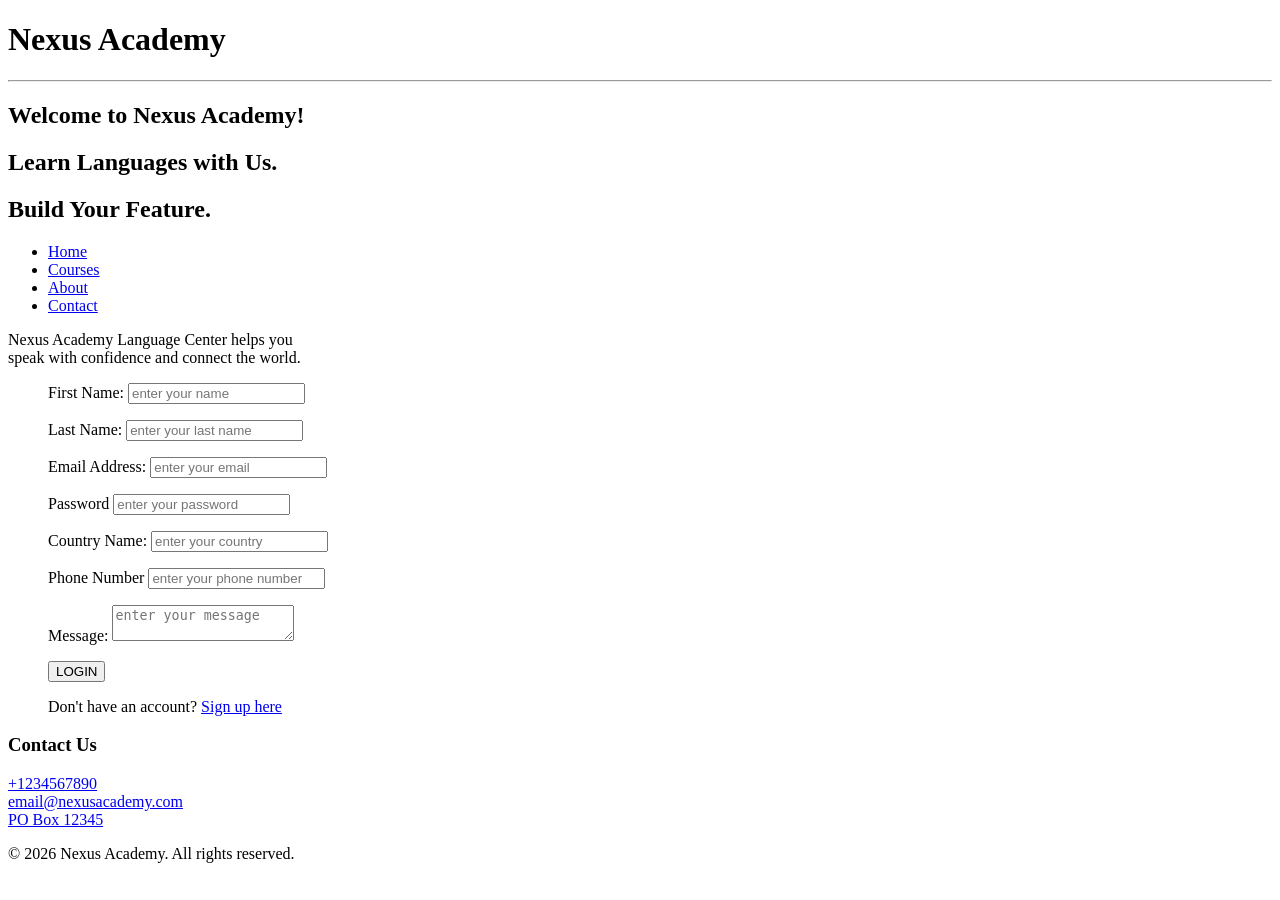
<file: The Odin Project/index.html>
<!doctype html>
<html lang="en">
  <head>
    <meta charset="UTF-8" />
    <meta name="viewport" content="width=device-width, initial-scale=1.0" />
    <title>Nexus Academy</title>
  </head>

  <body>
    <div class="container">
      <header>
        
          <h1>Nexus Academy</h1>
          <hr class ="short-line"/>
        
         
        
        <nav>
          <main>
            <h1>Welcome to Nexus Academy!</h1>
            <b>
              <h2>Learn Languages with Us.</h2>
            </b>
            <b>
              <h2>Build Your Feature.</h2>
            </b>
          </main>
          <ul>
            <li><a href="www.nexusacademy.com">Home</a></li>
            <li><a href="www.nexusacademy.com/courses">Courses</a></li>
            <li><a href="www.nexusacademy.com/about">About</a></li>
            <li><a href="www.nexusacademy.com/contact">Contact</a></li>
          </ul>
        </nav>
      </header>
    </div>
    <div>
        Nexus Academy Language Center helps you<br> speak with confidence and connect the world.</p>
    </div>
    <div>
      
        <form>
               <ul>
            <label for="first-name">First Name:</label>
            <input type="text" id="first-name" name="first-name" placeholder="enter your name" required>
            </ul>
            <ul>
            <label for="last-name">Last Name:</label>
            <input type="text" id="last-name" name="last-name" placeholder="enter your last name" required>
            </ul>
            <ul>
            <label for="email">Email Address:</label>
            <input type="email" id="email" name="email" placeholder="enter your email" required>
            </ul>
            <ul>
              <label for="password">Password</label>
              <input type="password" id="password" name="password" placeholder="enter your password" required>
            </ul>
            <ul>
            <label for="country">Country Name:</label>
             <input type="text" id="country" name="country" oninput="this.value = this.value.replace(/[^A-Za-z ]/g, '')" placeholder="enter your country" required>
            </ul>
            <ul>
            <label for="phone number">Phone Number</label>
            <input type="number" id="phone number" name="phone number" placeholder="enter your phone number" required>
            </ul>
            <ul>
        
            <label for="message">Message:</label>
            <textarea id="message" name="message" placeholder="enter your message"></textarea>
            </ul>
            <ul>
            <button type="submit">LOGIN</button>
            </ul>
            <ul>
                <p>Don't have an account?  <a href="www.nexusacademy.com/register">Sign up here</a></p>
            </ul>

        </form>
        
    </div>
    <footer>
        <h3>Contact Us</h3>
    
        <a href="www.nexusacademy.com/contact">+1234567890</a><br>
        <a href="www.nexusacademy.com/email">email@nexusacademy.com</a><br>
        <a href="www.nexusacademy.com/PO.Box">PO Box 12345</a>
      <p>&copy; 2026 Nexus Academy. All rights reserved.</p>
    </footer>
  </body>
</html>
</file>
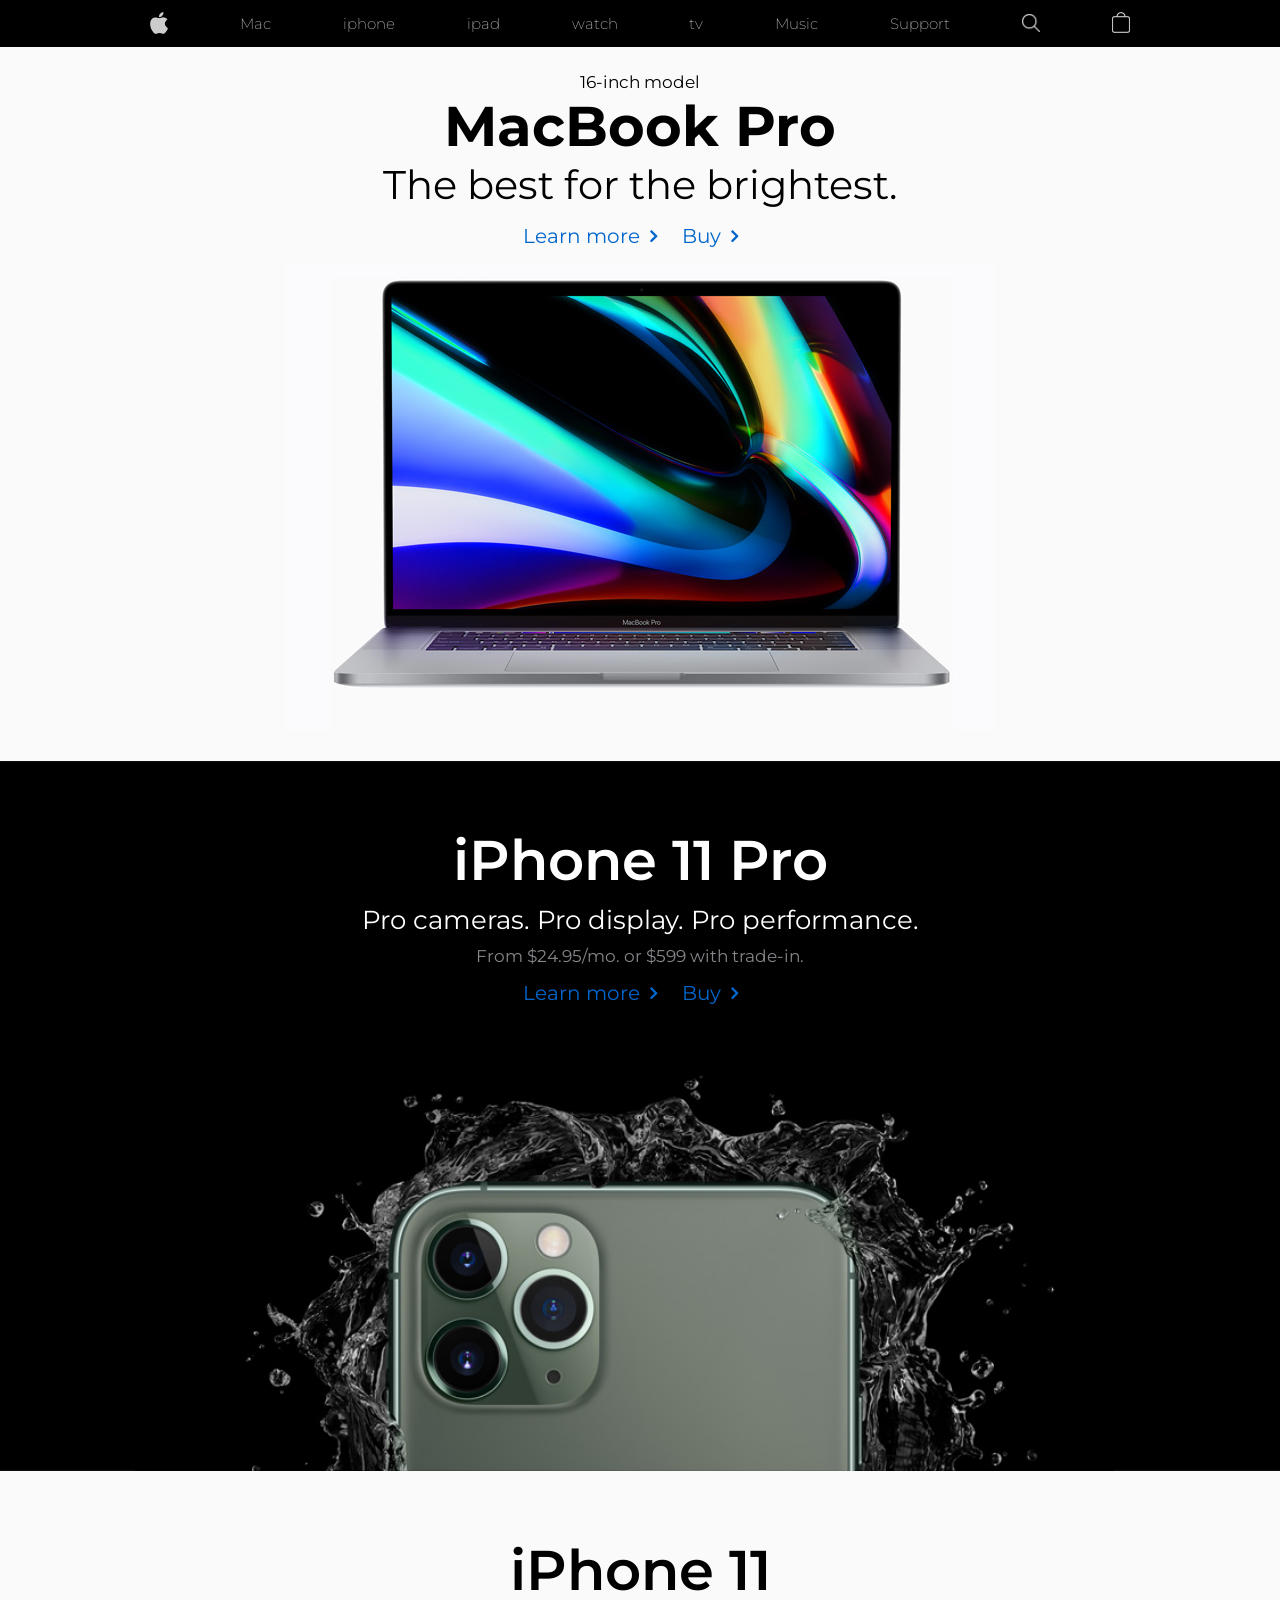
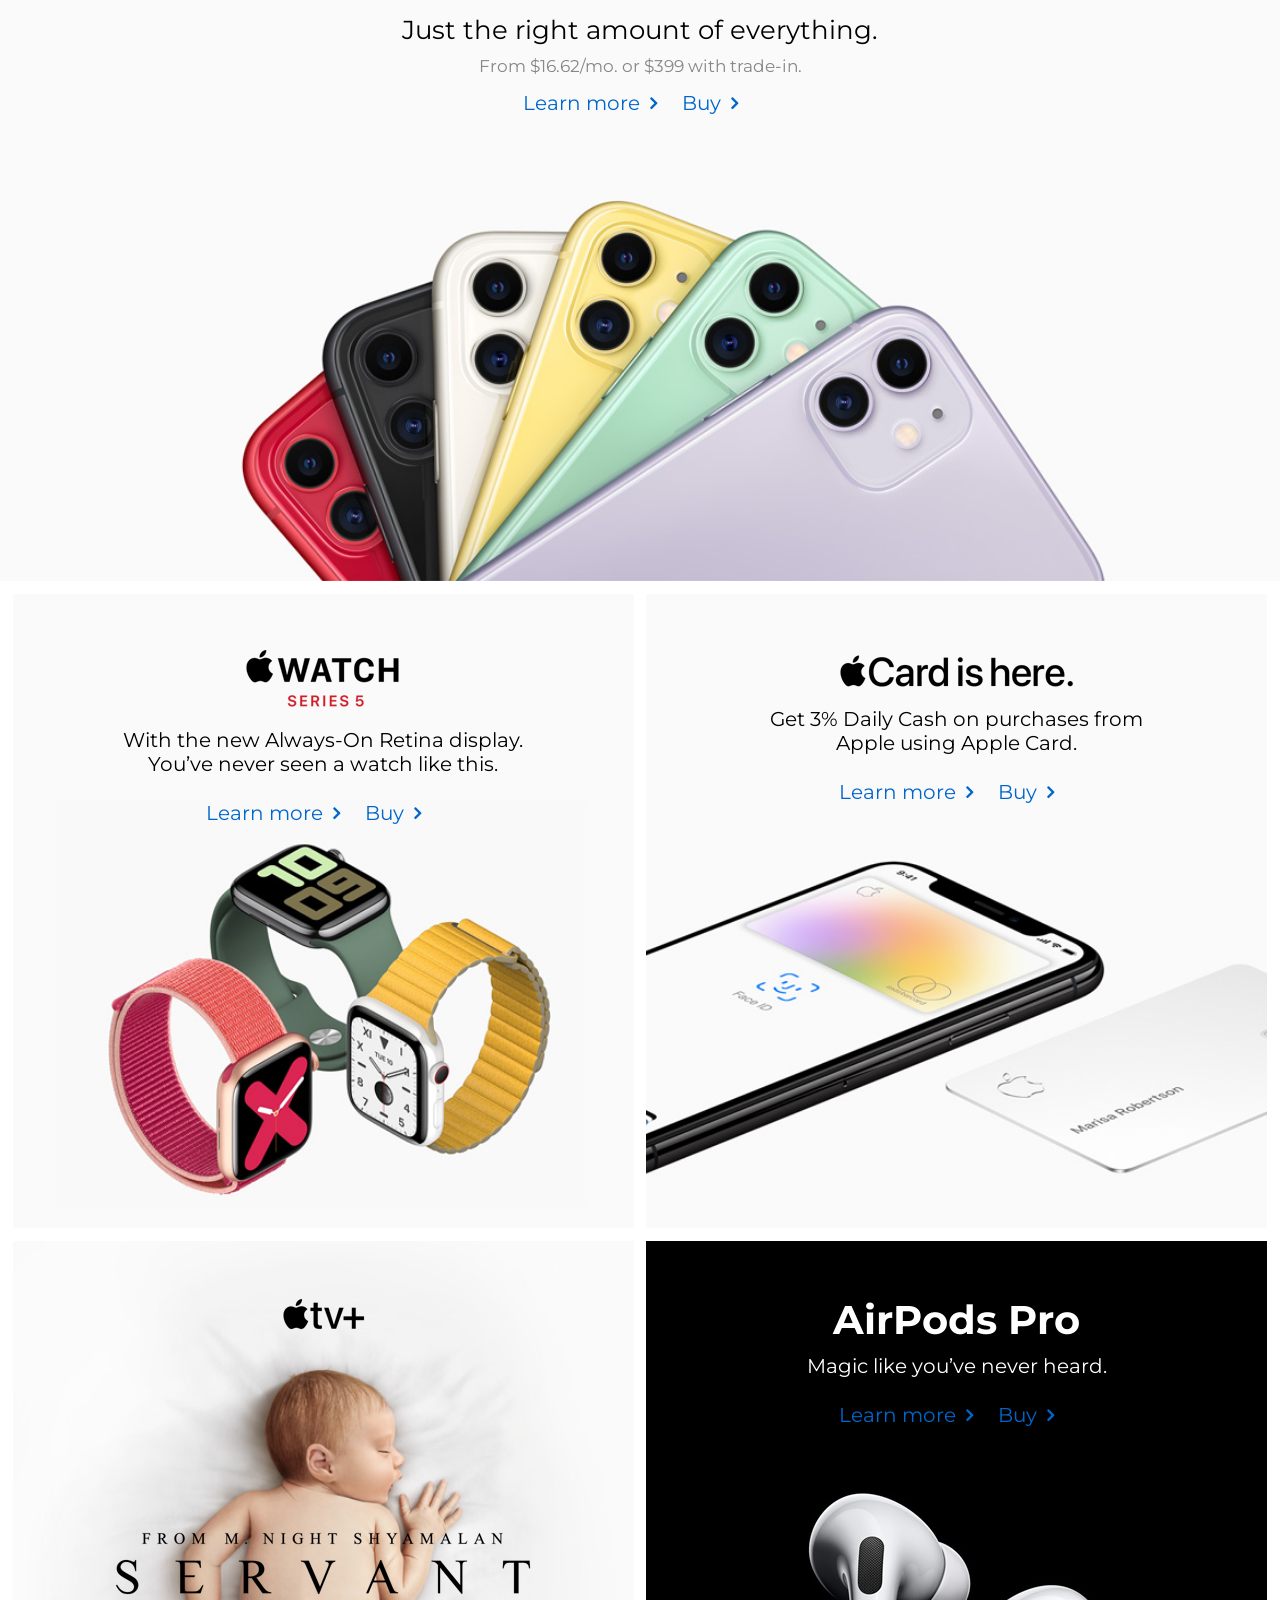
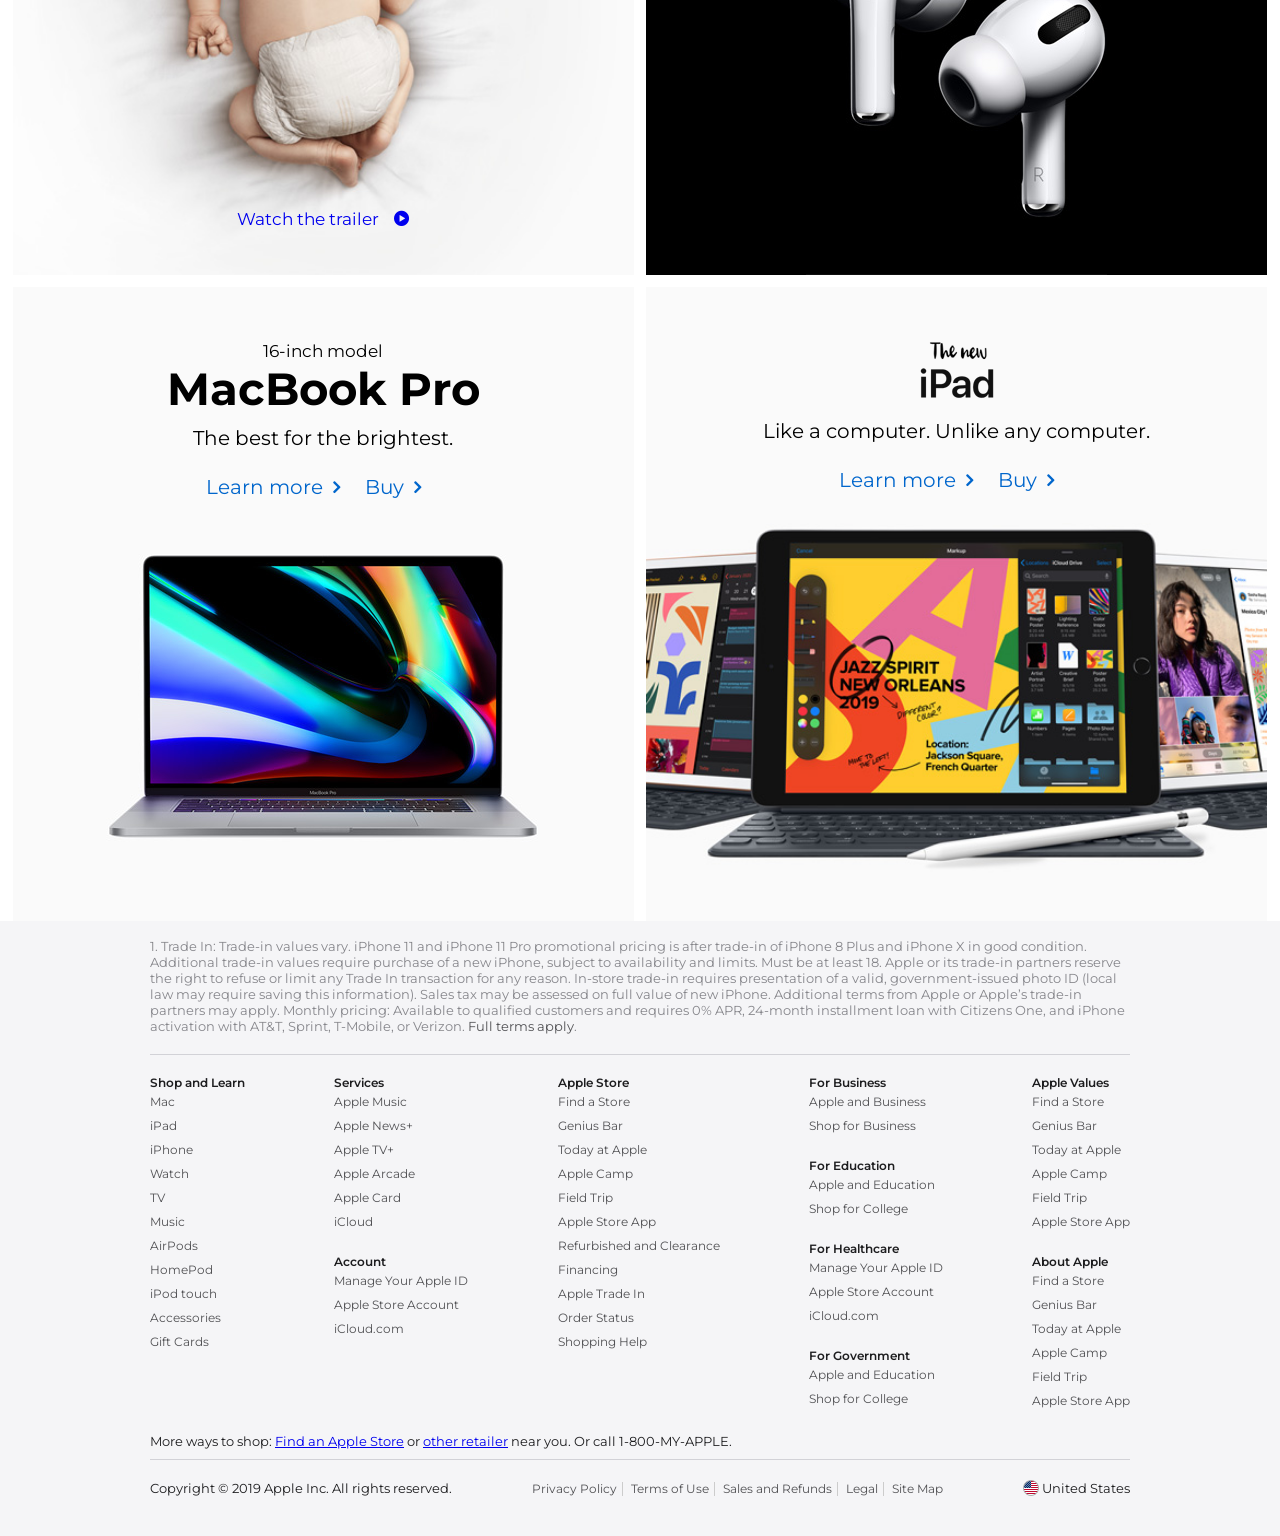
<file: Apple web project/resources/download-replica-of-apples-home-page-built-using-html-css-content-1735311154056/apple-html-css-replica/index.html>
<!DOCTYPE html>
<html>
<head>
	<title>Apple Website</title>
	<link rel="stylesheet" type="text/css" href="css/styles.css">

	<!-- Link to the Font-Awesome Font -->
	<!-- This font gives us the option to use emojies, symbols, common logos and icons as a font -->
	<link rel="stylesheet" href="https://maxcdn.bootstrapcdn.com/font-awesome/4.6.2/css/font-awesome.min.css">

	<!-- Link to Montserrat font on Google Fonts-->
	<link href="https://fonts.googleapis.com/css?family=Montserrat:200,200i,300,300i,400,600,600i,700,700i,800,800i,900,900i&display=swap" rel="stylesheet">

</head>
<body>
	<div class="outer-wrapper"> 
		<header class="header-wrapper">
			<div class="internal-wrapper"> 
				<div class="header-links-wrapper">
					<ul>
						<li class="logo-link"><a href="/"><img src="images/icons/logo.png"></a></li>
						<li><a href="/mac/">Mac</a></li>
						<li><a href="#">iphone</a></li>
						<li><a href="#">ipad</a></li>
						<li><a href="#">watch</a></li>
						<li><a href="#">tv</a></li>
						<li><a href="#">Music</a></li>
						<li><a href="#">Support</a></li>
						<li class="search-link"><a href="/search/"><img src="images/icons/search-icon.png"></a></li>
						<li class="cart-link"><a  href="/cart/"><img src="images/icons/cart.png"></a></li>
					</ul>					
				</div>
			</div>
		</header>

		<section class="main-highlight-wrapper">
			<div class="internal-wrapper"> 
				<div class="model">
					16-inch model
				</div>

				<div class="product-title">
					MacBook Pro
				</div>

				<div class="brief-description">
					The best for the brightest.
				</div>

				<div class="links-wrapper">
					<ul>
						<li><a href="">Learn more</a></li>
						<li><a href="">Buy</a></li>
					</ul> 
				</div>

				<div class="main-image-wrapper">
					<img src="images/home/mac-laptop.jpg"/>
				</div>

			</div>
		</section> 

		<section class="second-hightlight-wrapper">
			<div class="internal-wrapper">
				<div class="title-wraper">
					iPhone 11 Pro 
				</div> 

				<div class="description-wrapper">
					Pro cameras. Pro display. Pro performance.
				</div>

				<div class="price-wrapper">
					From $24.95/mo. or $599 with trade‑in.
				</div>

				<div class="links-wrapper">
					<ul>
						<li><a href="">Learn more</a></li>
						<li><a href="">Buy</a></li>
					</ul> 
				</div>
			</div>
		</section>

		<section class="third-highlight-wrapper">
			<div class="internal-wrapper">
				<div class="title-wraper">
					iPhone 11 
				</div> 
				<div class="description-wrapper">
					Just the right amount of everything.
				</div>
				<div class="price-wrapper">
					From $16.62/mo. or $399 with trade‑in.
				</div>
				<div class="links-wrapper">
					<ul>
						<li><a href="">Learn more</a></li>
						<li><a href="">Buy</a></li>
					</ul> 
				</div>
			</div>
		</section>




		
		<section class="fourth-heghlight-wrapper">
			<div class="left-side-wrapper">
				<div class="top-logo-wrapper">
					<div class="logo-wrapper">
						<img src="images/icons/watch-series5-logo.png">
					</div>
				</div>
				<div class="description-wraper">
					With the new Always-On Retina display.<br>
					You’ve never seen a watch like this.
				</div>
				<div class="links-wrapper">
					<ul>
						<li><a href="">Learn more</a></li>
						<li><a href="">Buy</a></li>
					</ul> 
				</div>
			</div>
			<div class="right-side-wrapper">
				<div class="top-logo-wrapper">
					<div class="logo-wrapper">
						<img src="images/icons/apple-card-logo.png">
					</div>
				</div>
				<div class="description-wraper">
					Get 3% Daily Cash on purchases from Apple using Apple Card.
				</div>
				<div class="links-wrapper">
					<ul>
						<li><a href="">Learn more</a></li>
						<li><a href="">Buy</a></li>
					</ul> 
				</div>
			</div>	
		</section>
		<section class="fifth-heghlight-wrapper"> 
			<div class="left-side-wrapper">
				<div class="top-logo-wrapper">
					<div class="logo-wrapper">
						<img src="images/icons/apple-tv-logo.png">
					</div>
				</div>

				<div class="tvshow-logo-wraper">
					<img src="images/icons/servant-logo.png">
				</div>

				<div class="watch-more-wrapper">
					<a href="#">Watch the trailer</a>
				</div>
			</div>
			<div class="right-side-wrapper">
				<div class="top-logo-wrapper">
					<div class="logo-wrapper">
						AirPods Pro
					</div>
				</div>

				<div class="description-wraper">
					Magic like you’ve never heard.
				</div>

				<div class="links-wrapper">
					<ul>
						<li><a href="">Learn more</a></li>
						<li><a href="">Buy</a></li>
					</ul> 
				</div>
			</div>	
		</section>
		<section class="sixth-heghlight-wrapper"> 
			<div class="left-side-wrapper">
				<div class="model">
					16-inch model
				</div>

				<div class="product-title-small">
					MacBook Pro
				</div>

				<div class="description-wraper">
					The best for the brightest.
				</div>

				<div class="links-wrapper">
					<ul>
						<li><a href="">Learn more</a></li>
						<li><a href="">Buy</a></li>
					</ul> 
				</div>
			</div>
			<div class="right-side-wrapper">
				<div class="top-logo-wrapper">
					<div class="logo-wrapper">
						<img src="images/icons/new-ipad-logo.png">
					</div>
				</div>

				<div class="description-wraper">
					Like a computer. Unlike any computer.
				</div>

				<div class="links-wrapper">
					<ul>
						<li><a href="">Learn more</a></li>
						<li><a href="">Buy</a></li>
					</ul> 
				</div>
			</div>	
		</section>





		<footer class="footer-wrapper">
			<div class="internal-wrapper"> 
				<div class="upper-text-container">
					1. Trade In: Trade‑in values vary. iPhone 11 and iPhone 11 Pro promotional pricing is after trade‑in of iPhone 8 Plus and iPhone X in good condition. Additional trade‑in values require purchase of a new iPhone, subject to availability and limits. Must be at least 18. Apple or its trade-in partners reserve the right to refuse or limit any Trade In transaction for any reason. In‑store trade‑in requires presentation of a valid, government-issued photo ID (local law may require saving this information). Sales tax may be assessed on full value of new iPhone. Additional terms from Apple or Apple’s trade-in partners may apply. Monthly pricing: Available to qualified customers and requires 0% APR, 24‑month installment loan with Citizens One, and iPhone activation with AT&T, Sprint, T‑Mobile, or Verizon. <a href="#"> Full terms apply</a>.
				</div>
				<div class="footer-links-wrapper"> 
					<div class="links-wrapper-1">
						<h3>Shop and Learn</h3>
						<ul>
							<li><a href="#">Mac</a></li>
							<li><a href="#">iPad</a></li>
							<li><a href="#">iPhone</a></li>
							<li><a href="#">Watch</a></li>
							<li><a href="#">TV</a></li>
							<li><a href="#">Music</a></li>
							<li><a href="#">AirPods</a></li>
							<li><a href="#">HomePod</a></li>
							<li><a href="#">iPod touch</a></li>
							<li><a href="#">Accessories</a></li>
							<li><a href="#">Gift Cards</a></li>
						</ul>
					</div> 
					<div class="links-wrapper-2">
						<h3>Services</h3>
						<ul>
							<li><a href="#">Apple Music</a></li>
							<li><a href="#">Apple News+</a></li>
							<li><a href="#">Apple TV+</a></li>
							<li><a href="#">Apple Arcade</a></li>
							<li><a href="#">Apple Card</a></li>
							<li><a href="#">iCloud</a></li>
						</ul>
						<h3>Account</h3>
						<ul>
							<li><a href="#">Manage Your Apple ID</a></li>
							<li><a href="#">Apple Store Account</a></li>
							<li><a href="#">iCloud.com</a></li>
						</ul>					
					</div> 
					<div class="links-wrapper-3">
						<h3>Apple Store</h3>
						<ul>
							<li><a href="#">Find a Store</a></li>
							<li><a href="#">Genius Bar</a></li>
							<li><a href="#">Today at Apple</a></li>
							<li><a href="#">Apple Camp</a></li>
							<li><a href="#">Field Trip</a></li>
							<li><a href="#">Apple Store App</a></li>
							<li><a href="#">Refurbished and Clearance</a></li>
							<li><a href="#">Financing</a></li>
							<li><a href="#">Apple Trade In</a></li>
							<li><a href="#">Order Status</a></li>
							<li><a href="#">Shopping Help</a></li>
						</ul>
					</div> 
					<div class="links-wrapper-4">
						<h3>For Business</h3>
						<ul>
							<li><a href="#">Apple and Business</a></li>
							<li><a href="#">Shop for Business</a></li>
						</ul>		
						<h3>For Education</h3>
						<ul>
							<li><a href="#">Apple and Education</a></li>
							<li><a href="#">Shop for College</a></li>
						</ul>
						<h3>For Healthcare</h3>
						<ul>
							<li><a href="#">Manage Your Apple ID</a></li>
							<li><a href="#">Apple Store Account</a></li>
							<li><a href="#">iCloud.com</a></li>
						</ul>	
						<h3>For Government</h3>
						<ul>
							<li><a href="#">Apple and Education</a></li>
							<li><a href="#">Shop for College</a></li>
						</ul>
					</div> 

					<div class="links-wrapper-5">
						<h3>Apple Values</h3>
						<ul>
							<li><a href="#">Find a Store</a></li>
							<li><a href="#">Genius Bar</a></li>
							<li><a href="#">Today at Apple</a></li>
							<li><a href="#">Apple Camp</a></li>
							<li><a href="#">Field Trip</a></li>
							<li><a href="#">Apple Store App</a></li>
						</ul>
						<h3>About Apple</h3>
						<ul>
							<li><a href="#">Find a Store</a></li>
							<li><a href="#">Genius Bar</a></li>
							<li><a href="#">Today at Apple</a></li>
							<li><a href="#">Apple Camp</a></li>
							<li><a href="#">Field Trip</a></li>
							<li><a href="#">Apple Store App</a></li>
						</ul>						
					</div> 
				</div>
				<div class="my-apple-wrapper"> 
					More ways to shop: <a href="#">Find an Apple Store</a> or <a href="#">other retailer</a> near you. Or call 1-800-MY-APPLE.
				</div>
				<div class="copyright-wrapper">
					<div class="copyright">
						Copyright © 2019 Apple Inc. All rights reserved.
					</div>
					<div class="footer-links-terms">
						<ul>
							<li><a href="#">Privacy Policy</a></li>
							<li><a href="#">Terms of Use</a></li>
							<li><a href="#">Sales and Refunds</a></li>
							<li><a href="#">Legal</a></li>
							<li><a href="#">Site Map</a></li>
						</ul>
					</div>
					<div class="footer-country">
						<div class="flag-wrapper"><img src="images/icons/16.png"></div> <div class="footer-country-name">United States</div> 
					</div>
				</div>
			</div>
		</footer> 
	</div>


</body>
</html>
</file>
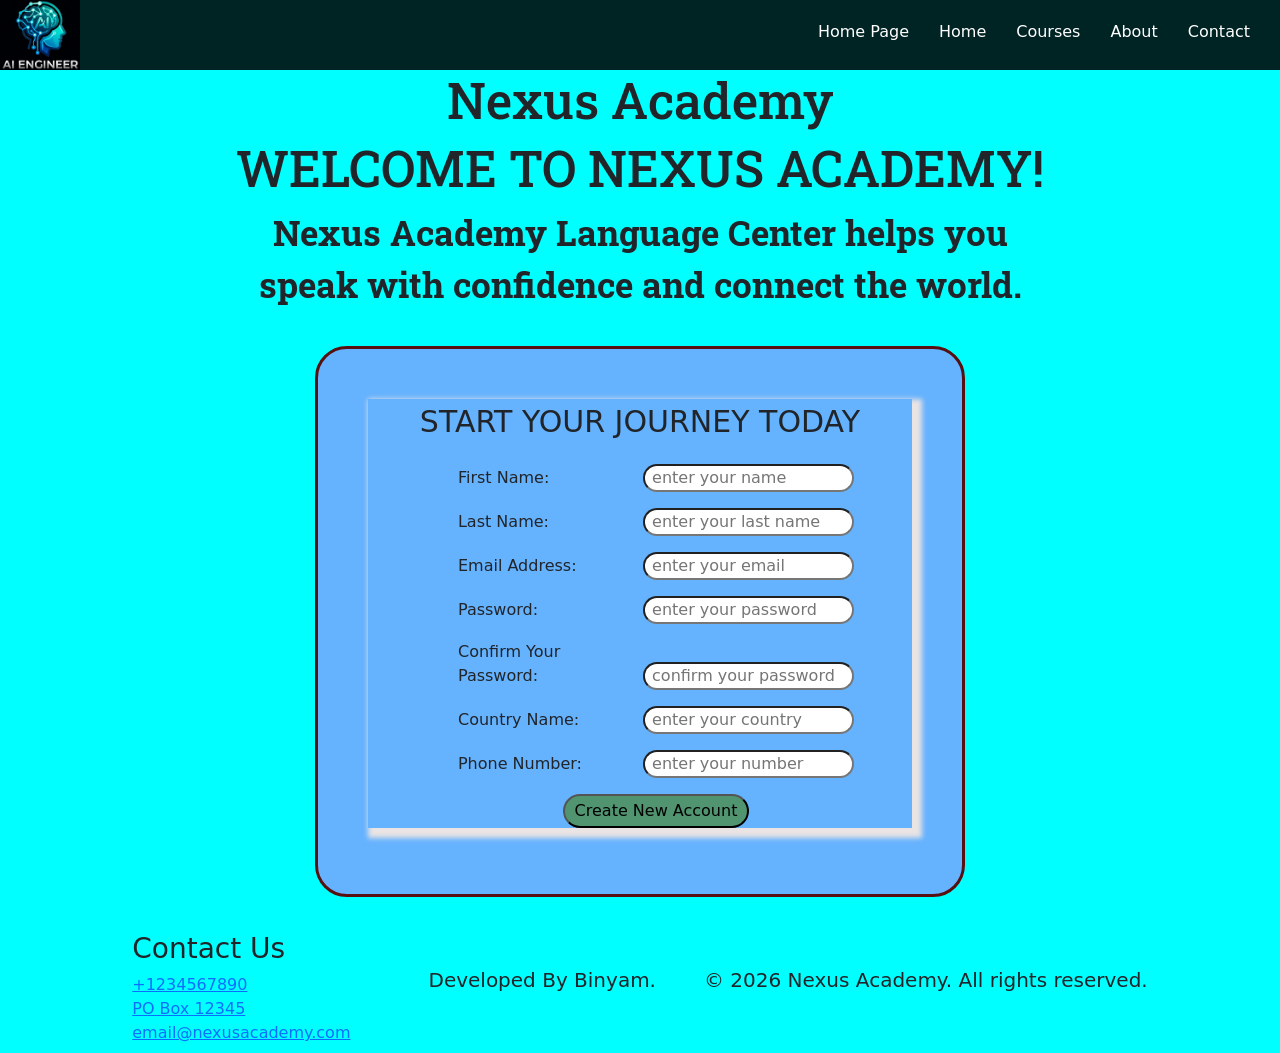
<file: index-nexus.html>
<!doctype html>
<html lang="en">

<head>
  <meta charset="UTF-8">
  <meta name="viewport" content="width=device-width, initial-scale=1.0">
  <link rel="preconnect" href="https://fonts.googleapis.com">
  <link rel="preconnect" href="https://fonts.gstatic.com" crossorigin>
  <link href="https://fonts.googleapis.com/css2?family=Roboto+Slab:wght@100..900&display=swap" rel="stylesheet">
  <link rel="stylesheet" href="./Bootstrap file/bootstrap.css">
  <link rel="stylesheet" href="./Recipes project/Recipe CSS/nexus.css">
  <title>Nexus Academy</title>
</head>

<body>
  <!-- header and navigation -->
  <header class="header-wrapper">
    <nav>
      <div>
        <img src="./Recipes project/Recipe CSS/logo image/LOGO.png" alt="my logo" width="80px">
      </div>
      <ul class="nav-list">
        <li><a class="contact" href="./Recipes project/Recipe CSS/nex-log.html">Home Page</a></li>
        <li><a class="courses" href="www.nexusacademy.com/Home">Home</a></li>
        <li><a class="courses" href="www.nexusacademy.com/courses">Courses</a></li>
        <li><a class="about" href="www.nexusacademy.com/about">About</a></li>
        <li><a class="contact" href="www.nexusacademy.com/contact">Contact</a></li>
      </ul>
      <div class="menu-icon" onclick="toggleMenu()" id="menu">&#9776</div>
    </nav>

  </header>
  <!-- Sign-up description -->
  <main class=" container text-center">
    <section class="description">

      <section class="">
        <h1>Nexus Academy</h1>
        <h1>WELCOME TO NEXUS ACADEMY!</h1>
      </section>

      <div class="paragraph11">
        <strong>
          Nexus Academy Language Center helps you<br> speak with confidence and connect the world.</p>
        </strong>
      </div>
    </section>
    <!-- here is the sign-up form -->

    <section class="form-container">
      <form class="general-wrapper">
        <div class="start">
          <p>START YOUR JOURNEY TODAY</p>
        </div>
        <section>
          <div class="">
            <ul>
              <label for="first-name">First Name:</label>
              <input type="text" id="first-name" name="first-name" placeholder="enter your name" required>
            </ul>
            <ul>
              <label id="ln" for="last-name">Last Name:</label>
              <input type="text" id="last-name" name="last-name" placeholder="enter your last name" required>
            </ul>
          </div>
        </section>
        <section class="">
          <div>
            <ul>
              <label for="email">Email Address:</label>
              <input type="email" id="email-address" name="email" placeholder="enter your email" required>
            </ul>
            <ul>
              <label for="password">Password:</label>
              <input type="password" id="password" name="password" placeholder="enter your password" required>
            </ul>
            <ul>
              <label for="password">Confirm Your Password:</label>
              <input type="password" id="confirm-password" name="confirm-password" placeholder="confirm your password"
                required>
            </ul>
            <div class="">
              <ul>
                <label for="country">Country Name:</label>
                <input type="text" id="country" name="country"
                  oninput="this.value = this.value.replace(/[^A-Za-z ]/g, '')" placeholder="enter your country"
                  required>
              </ul>
              <ul>
                <label for="phone number">Phone Number:</label>
                <input type="number" id="phone-number" name="phone number" placeholder="enter your number"
                  required>
              </ul>
            </div>
            <ul>
              <button id="btn" type="submit">Create New Account</button>
            </ul>
          </div>
        </section>
      </form>

    </section>
  </main>

  <footer class="container text-center my-2">
    <div class="footer d-flex justify-content-center align-items-center gap-md-5 ">
      <nav>

        <div class="footer-links">
          <h3>Contact Us</h3>
          <a href="www.nexusacademy.com/contact">+1234567890</a><br>
          <a href="www.nexusacademy.com/PO.Box">PO Box 12345</a> <br>
          <a href="www.nexusacademy.com/email">email@nexusacademy.com</a>
        </div>
      </nav>
      <p class="fs-5">Developed By Binyam.</p>
      <p class="fs-5">&copy; 2026 Nexus Academy. All rights reserved.</p>
    </div>
  </footer>
  <!-- little javascript for the responsive side bar menu -->
  <!-- <script src="./Recipes project/Recipe CSS/nexus-script.js"></script> -->


</body>

</html>
</file>
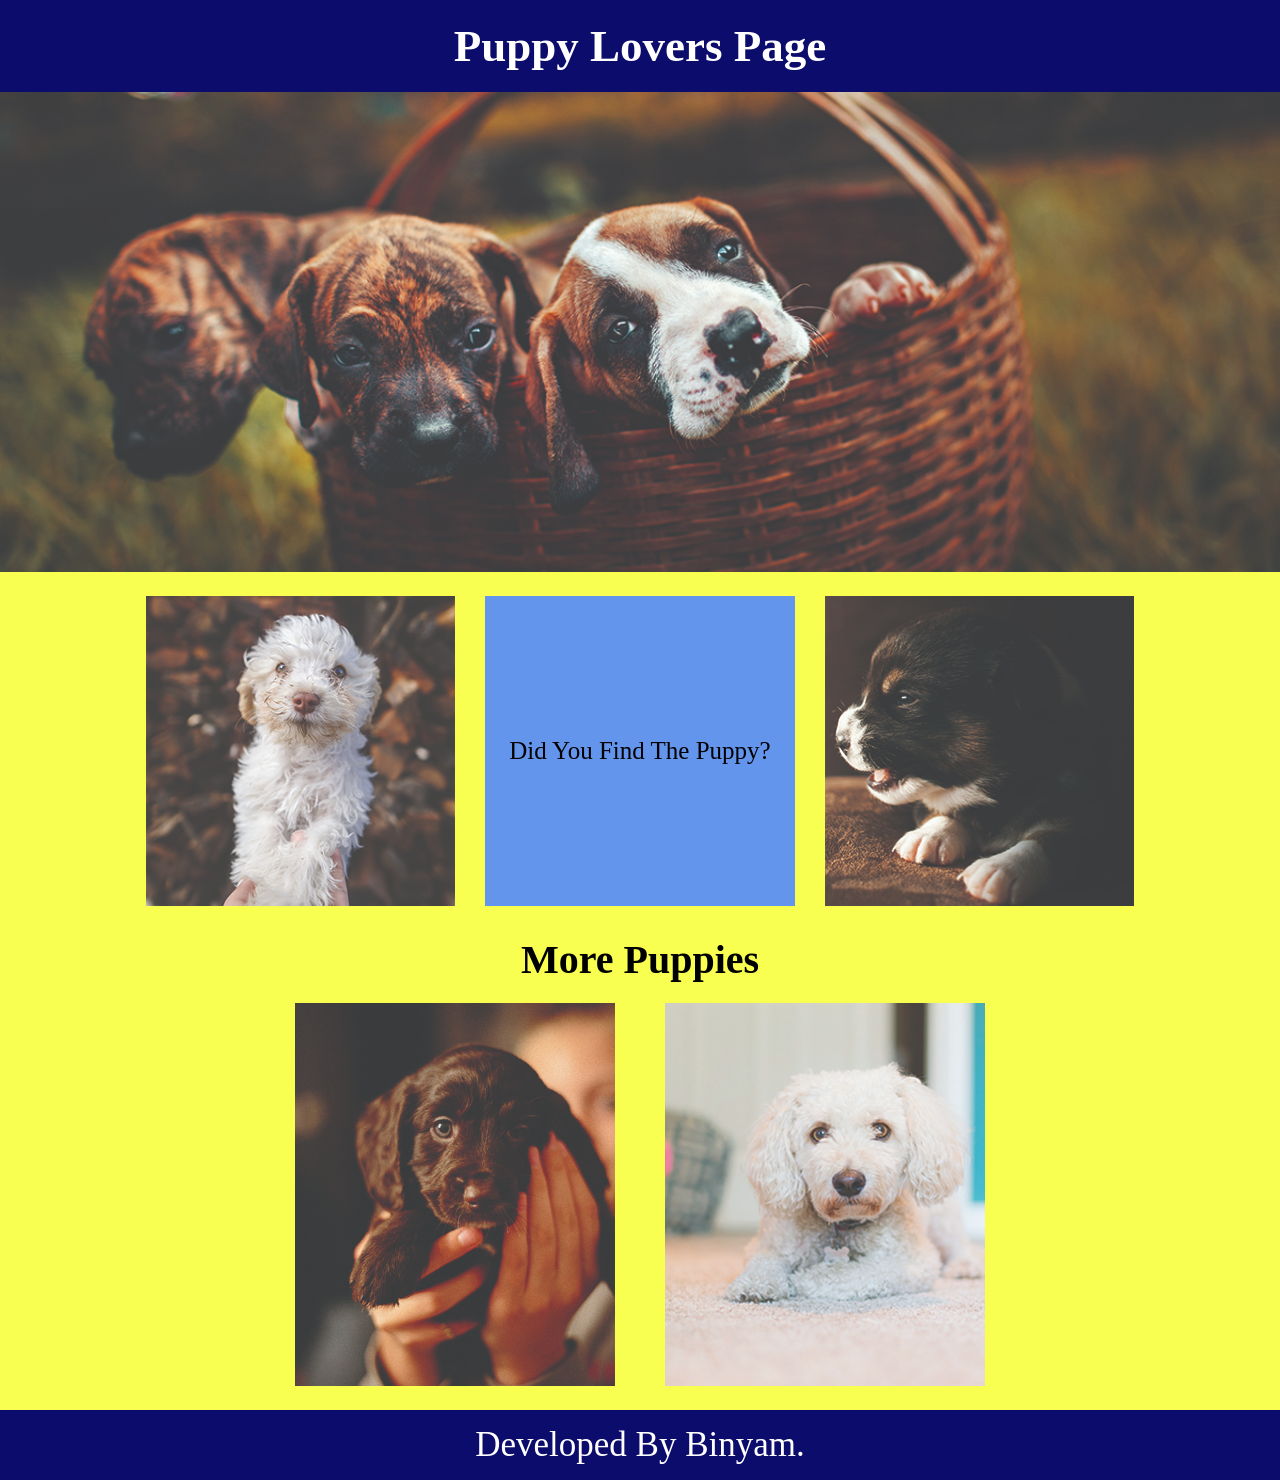
<file: Puppy pages/puppies.html>
<!DOCTYPE html>
<html lang="en">

<head>
    <meta charset="UTF-8">
    <meta name="viewport" content="width=device-width, initial-scale=1.0">
    <link rel="stylesheet" href="./puppies.css">
    <title>puppy page With media Query</title>
</head>

<body>
    <header class="same-color">
        <div class="upper-txt">
            <h1>Puppy Lovers Page</h1>
        </div>
    </header>
    <section>
        <div class="puppy11">
            <img src="./puppy images/banner-puppies.jpg" alt="">
        </div>
    </section>
    <section class="two-and-missing">
        <div>
             <div class="puppy12">
            <img src="./puppy images/puppy-1.jpg" alt="" width="" height="">
        </div>
        <div class="missing">
            <p id="p1">Here We Have A Missing Puppy!</p>
            <p id="p2">Did You Find The Puppy?</p>
        </div>
        <div class="puppy13">
            <img src="./puppy images/puppy-2.jpg" alt="" width="" height="">
        </div>
        </div>
       
    </section>
    <section>
        <div class="middle-txt">
            <h2>More Puppies</h2>
        </div>
    </section>
    <section class="final-puppies">
        <div class="puppy14">
            <img src="./puppy images/puppy-3.jpg" alt="">
        </div>
        <div class="puppy15">
            <img src="./puppy images/puppy-4.jpg" alt="">
        </div>
    </section>
    <footer class="same-color">
        <div class="lower-txt">
            <p>Developed By Binyam.</p>
        </div>
    </footer>
</body>

</html>
</file>
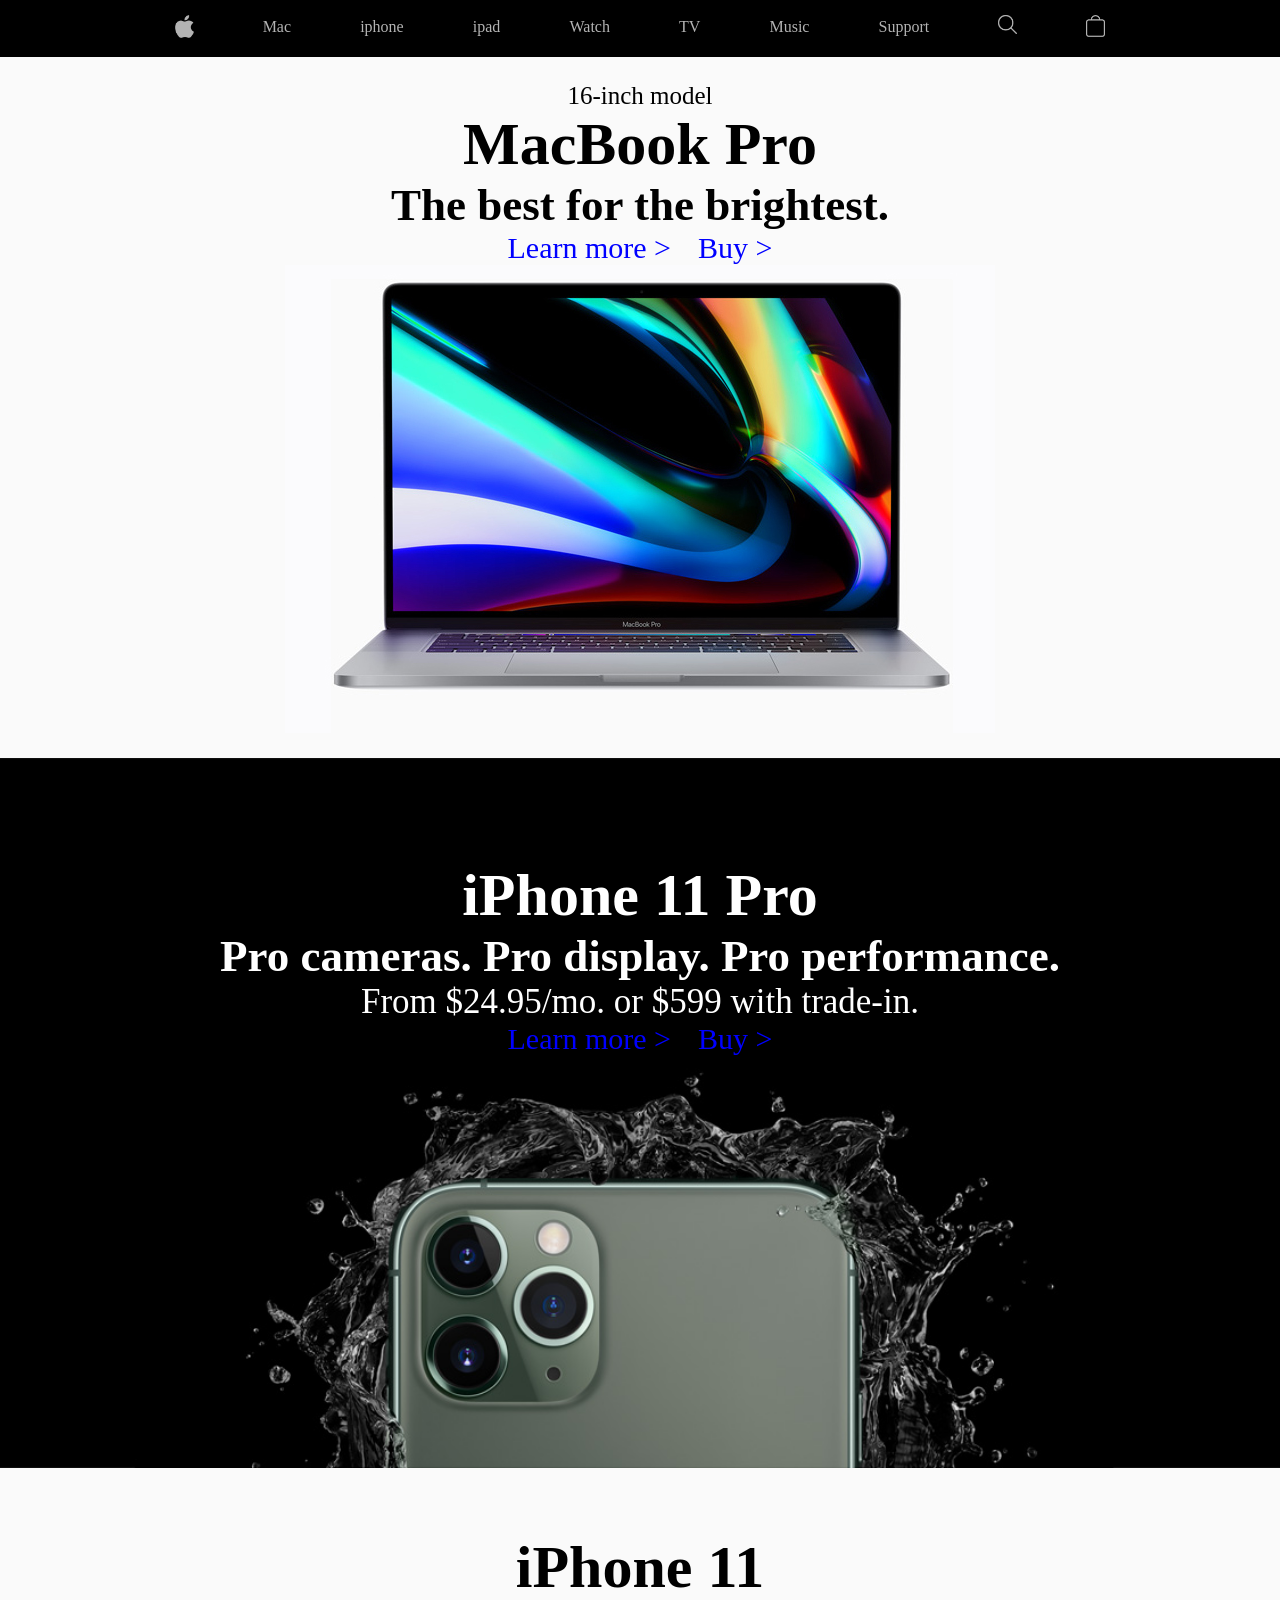
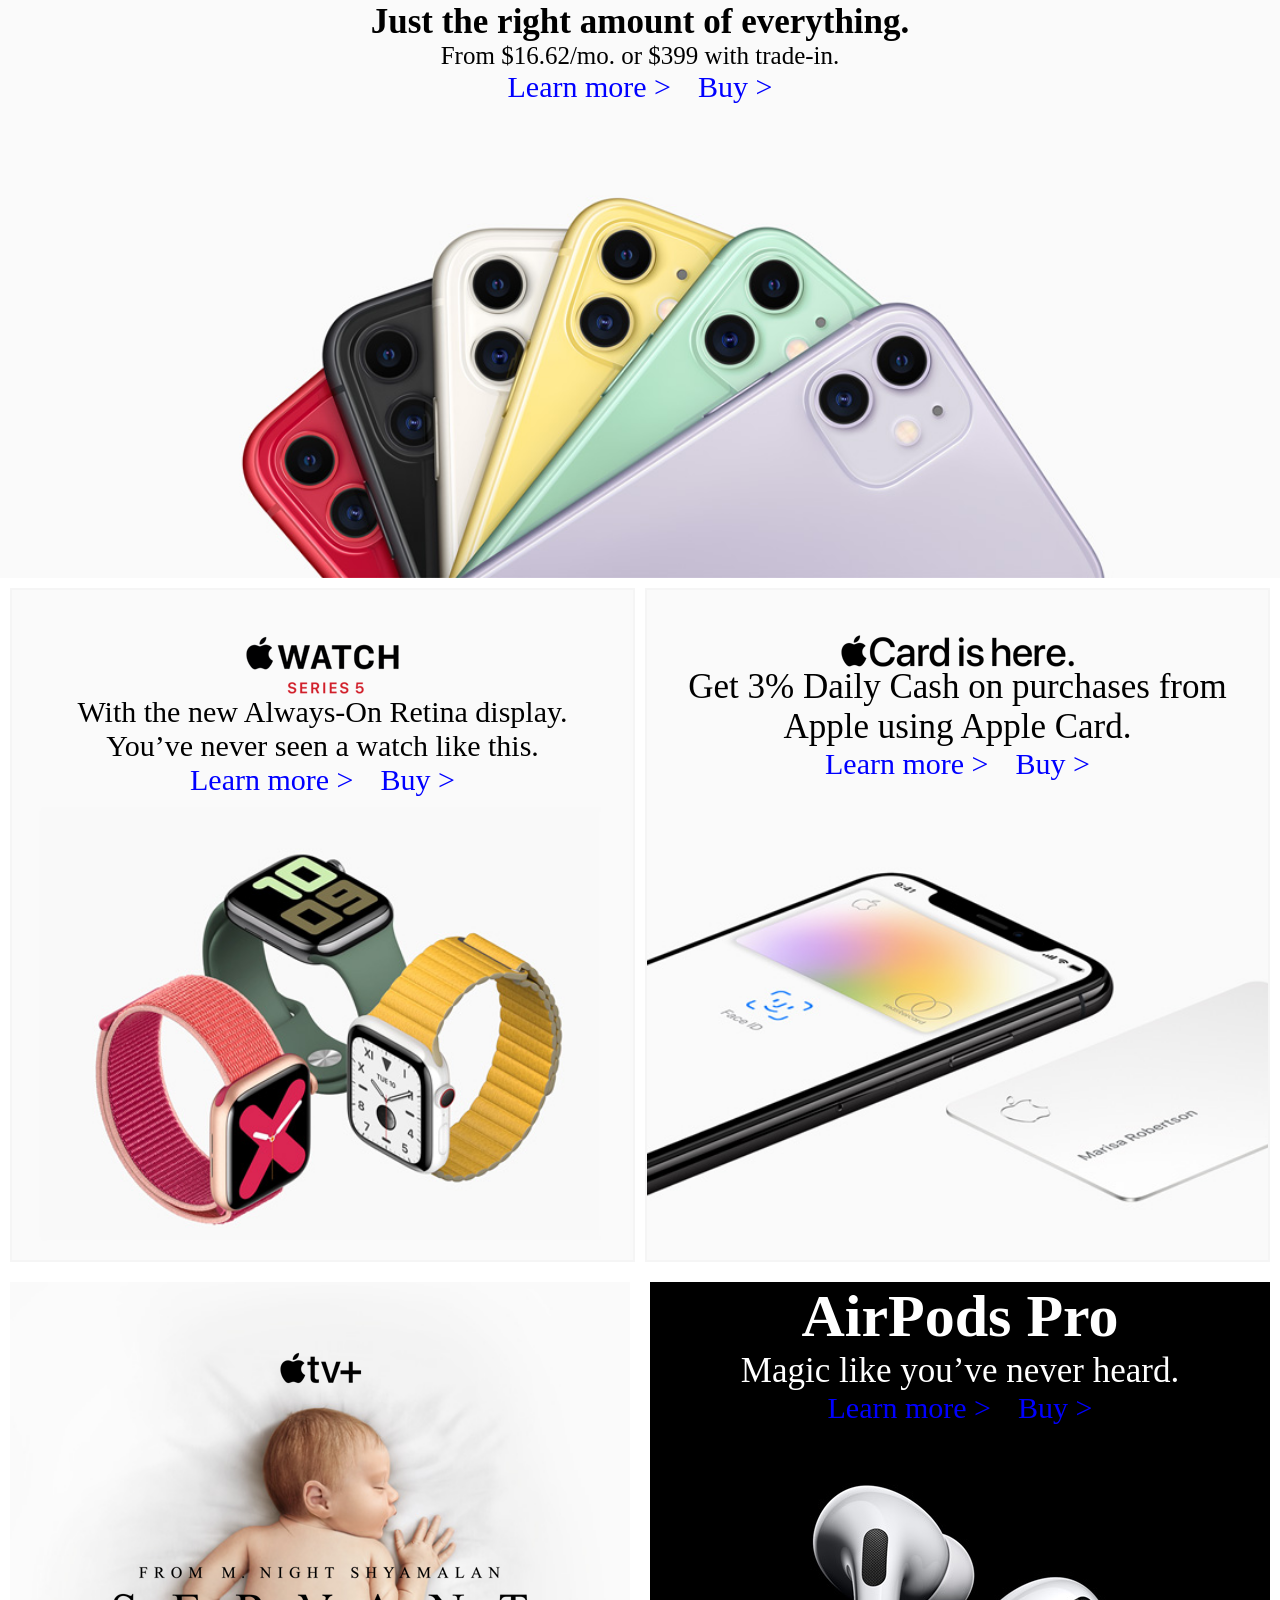
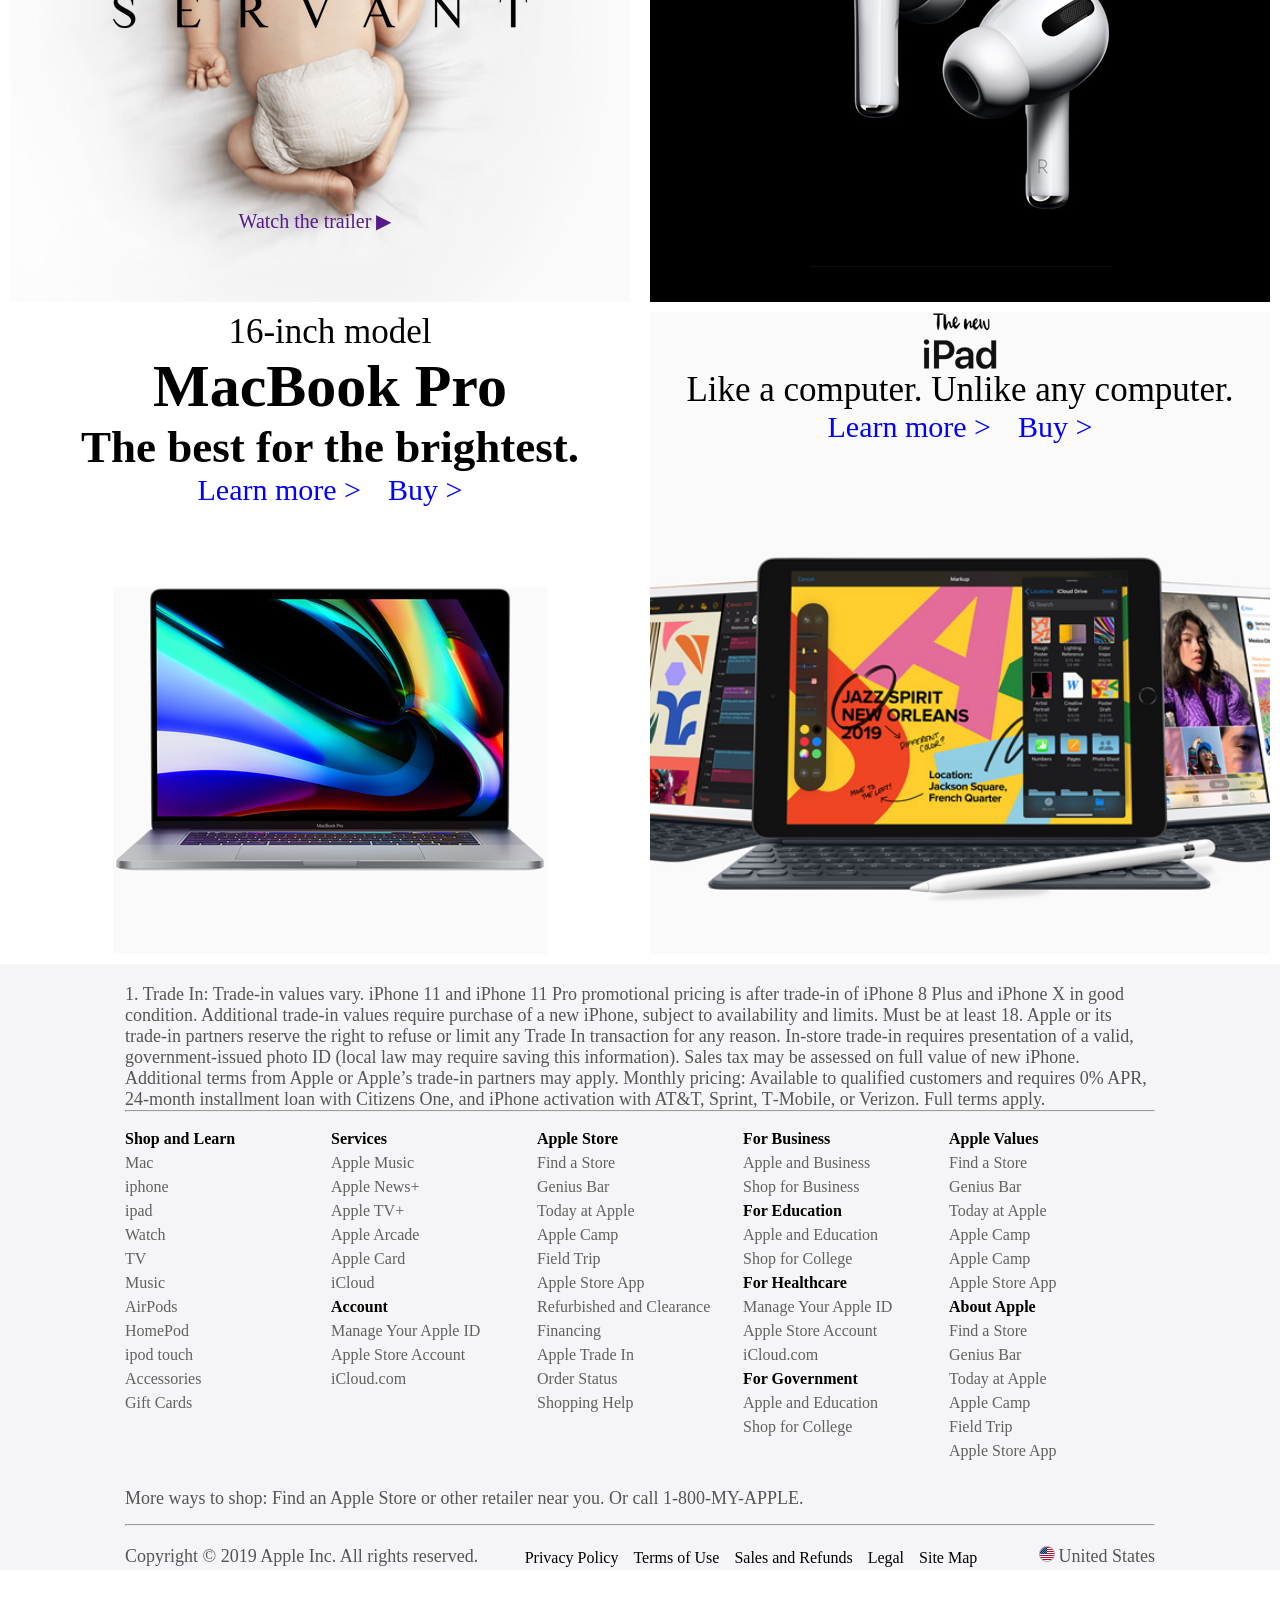
<file: Apple web project/apple home page/apple-home.html>
<!DOCTYPE html>
<html lang="en">

<head>
    <meta charset="UTF-8">
    <meta name="viewport" content="width=device-width, initial-scale=1.0">
    <title>Apple Home Page</title>
    <link rel="stylesheet" href="./apple-home.css">
    <link rel="stylesheet" href="">
</head>

<body>
    <header>
        <div>
            <nav class="top-nav">
                <ul>

                    <li><a href=""><img
                                src="../resources/download-replica-of-apples-home-page-built-using-html-css-content-1735311154056/apple-html-css-replica/images/icons/logo.png"
                                alt="apple logo" width="19px"></a></li>
                    <li><a href="">Mac</a></li>
                    <li><a href="">iphone</a></li>
                    <li><a href="">ipad</a></li>
                    <li><a href="">Watch</a></li>
                    <li><a href="">TV</a></li>
                    <li><a href="">Music</a></li>
                    <li><a href="">Support</a></li>
                    <li><a href=""><img
                                src="../resources/download-replica-of-apples-home-page-built-using-html-css-content-1735311154056/apple-html-css-replica/images/icons/search-icon.png"
                                alt="search logo" width="19px"></a></li>
                    <li><a href=""><img
                                src="../resources/download-replica-of-apples-home-page-built-using-html-css-content-1735311154056/apple-html-css-replica/images/icons/cart.png"
                                alt="cart logo" width="19px"></a></li>

                </ul>
            </nav>
        </div>
    </header>
    <main>
        <section class="first-wrapper">
            <div class="first-txt">
                <p>16-inch model</p>
                <h1>MacBook Pro</h1>
                <h3>The best for the brightest.</h3>

                <div class="learn">
                    <a href="">Learn more ></a>
                    <a href="">Buy ></a>
                </div>
            </div>

            <div id="mac-laptop">
                <img src="../resources/download-replica-of-apples-home-page-built-using-html-css-content-1735311154056/apple-html-css-replica/images/home/mac-laptop.jpg"
                    alt="MacBook laptop">
            </div>
        </section>
        <section class="second-section">
            <div>
                <div class="second-txt">
                    <div id="the-three">
                        <h2>iPhone 11 Pro</h2>
                        <h3>Pro cameras. Pro display. Pro performance.</h3>
                        <p>From $24.95/mo. or $599 with trade‑in.</p>
                    </div>


                    <div id="learn-more">
                        <a href="">Learn more ></a>
                        <a href="">Buy ></a>
                    </div>
                </div>
            </div>


        </section>
        <section class="wrapper03">
            <div class="paragraphs">
                <h2>iPhone 11</h2>
                <h3>Just the right amount of everything.</h3>
                <p>From $16.62/mo. or $399 with trade‑in.</p>
                <div id="more-buy">
                    <a href="">Learn more ></a>
                    <a href="">Buy ></a>
                </div>
            </div>
        </section>
        <section class="wrapper-two">
            <article class="side1">
                <div id="watch-logo">
                    <img src="../resources/download-replica-of-apples-home-page-built-using-html-css-content-1735311154056/apple-html-css-replica/images/icons/watch-series5-logo.png"
                        alt="watch series 5 logo">
                </div>
                <div class="series5">
                    <p>With the new Always-On Retina display.</p>
                    <p>You’ve never seen a watch like this.</p>
                    <div id="learn-buy">
                        <a href="">Learn more ></a>
                        <a href="">Buy ></a>
                    </div>
                </div>
            </article>
            <article class="side2">
                <div id="card">
                    <img src="../resources/download-replica-of-apples-home-page-built-using-html-css-content-1735311154056/apple-html-css-replica/images/icons/apple-card-logo.png"
                        alt="card is here logo">
                </div>
                <div class="wrapper66">
                    <p>Get 3% Daily Cash on purchases from</p>
                    <p>Apple using Apple Card.</p>
                    <div id="wrap-buy">
                        <a href="">Learn more ></a>
                        <a href="">Buy ></a>
                    </div>
                </div>
            </article>
        </section>
        <section class="wrapper77">
            <article class="tv-servant">
                <div class="time">
                    <div class="tv-logo">
                        <img src="../resources/download-replica-of-apples-home-page-built-using-html-css-content-1735311154056/apple-html-css-replica/images/icons/apple-tv-logo.png"
                            alt="apple tv logo">
                    </div>
                    <div class="servant-logo">
                        <img src="../resources/download-replica-of-apples-home-page-built-using-html-css-content-1735311154056/apple-html-css-replica/images/icons/servant-logo.png"
                            alt="servant logo">

                    </div>
                    <div id="trailer"><a href="">Watch the trailer ▶</a></div>
                </div>

            </article>
            <article class="airpods-pro">
                <div class="ear-phone">
                    <h2>AirPods Pro</h2>
                    <p>Magic like you’ve never heard.</p>
                    <div id="learn-air">
                        <a href="">Learn more ></a>
                        <a href="">Buy ></a>
                    </div>
                </div>
                <div id="air">
                    <img src="../resources/download-replica-of-apples-home-page-built-using-html-css-content-1735311154056/apple-html-css-replica/images/home/air-pods.jpg"
                        alt="AirPods pro">
                </div>
            </article>
        </section>
        <section class="wrapper99">
            <article class="last">
                <div class="last-pro">
                    <p>16-inch model</p>
                    <h2>MacBook Pro</h2>
                    <h3>The best for the brightest.</h3>
                    <div id="buy-more">
                        <a href="">Learn more ></a>
                        <a href="">Buy ></a>
                    </div>
                </div>

                <div id="pro-max">
                    <img src="../resources/download-replica-of-apples-home-page-built-using-html-css-content-1735311154056/apple-html-css-replica/images/home/macbook-pro.jpg"
                        alt="MacBook pro" width="">
                </div>
            </article>
            <article class="last-pair">
                <div id="ipad">
                    <img src="../resources/download-replica-of-apples-home-page-built-using-html-css-content-1735311154056/apple-html-css-replica/images/icons/new-ipad-logo.png"
                        alt="ipad logo" width="">
                </div>
                <div class="last-ipad">
                    <p>Like a computer. Unlike any computer.</p>
                    <div id="blur">
                        <a href="">Learn more ></a>
                        <a href="">Buy ></a>
                    </div>

                </div>

            </article>
        </section>
    </main>
    <footer class="last-wrapper">
        <div class="huge-paragraph">
            <p>1. Trade In: Trade‑in values vary. iPhone 11 and iPhone 11 Pro promotional pricing is after trade‑in of
                iPhone 8 Plus and iPhone X in good condition.
                Additional trade‑in values require purchase of a new iPhone, subject to availability and limits. Must be
                at
                least 18. Apple or its trade-in partners reserve
                the right to refuse or limit any Trade In transaction for any reason. In‑store trade‑in requires
                presentation of a valid, government-issued photo ID (local
                law may require saving this information). Sales tax may be assessed on full value of new iPhone.
                Additional
                terms from Apple or Apple’s trade-in
                partners may apply. Monthly pricing: Available to qualified customers and requires 0% APR, 24‑month
                installment loan with Citizens One, and iPhone
                activation with AT&T, Sprint, T‑Mobile, or Verizon. <a href="">Full terms apply.</a></p>
            <hr>
            <div class="general-links">
                <div class="link11">
                    <ul>
                        <li>
                            <h4>Shop and Learn</h4>
                        </li>
                        <li><a href="">Mac</a></li>
                        <li><a href="">iphone</a></li>
                        <li><a href="">ipad</a></li>
                        <li><a href="">Watch</a></li>
                        <li><a href="">TV</a></li>
                        <li><a href="">Music</a></li>
                        <li><a href="">AirPods</a></li>
                        <li><a href="">HomePod</a></li>
                        <li><a href="">ipod touch</a></li>
                        <li><a href="">Accessories</a></li>
                        <li><a href="">Gift Cards</a></li>
                    </ul>
                </div>
                <div class="link12">
                    <ul>
                        <li>
                            <h4>Services</h4>
                        </li>
                        <li><a href="">Apple Music</a></li>
                        <li><a href="">Apple News+</a></li>
                        <li><a href="">Apple TV+</a></li>
                        <li><a href="">Apple Arcade</a></li>
                        <li><a href="">Apple Card</a></li>
                        <li><a href="">iCloud</a></li>
                        <li>
                            <h4>Account</h4>
                        </li>
                        <li><a href="">Manage Your Apple ID</a></li>
                        <li><a href="">Apple Store Account</a></li>
                        <li><a href="">iCloud.com</a></li>
                    </ul>
                </div>
                <div class="link13">
                    <ul>
                        <li>
                            <h4>Apple Store</h4>
                        </li>
                        <li><a href="">Find a Store</a></li>
                        <li><a href="">Genius Bar</a></li>
                        <li><a href="">Today at Apple</a></li>
                        <li><a href="">Apple Camp</a></li>
                        <li><a href="">Field Trip</a></li>
                        <li><a href="">Apple Store App</a></li>
                        <li><a href="">Refurbished and Clearance</a></li>
                        <li><a href="">Financing</a></li>
                        <li><a href="">Apple Trade In</a></li>
                        <li><a href="">Order Status</a></li>
                        <li><a href="">Shopping Help</a></li>
                    </ul>
                </div>
                <div class="link14">
                    <ul>
                        <li>
                            <h4>For Business</h4>
                        </li>
                        <li><a href="">Apple and Business</a></li>
                        <li><a href="">Shop for Business</a></li>
                        <li>
                            <h4>For Education</h4>
                        </li>
                        <li><a href="">Apple and Education</a></li>
                        <li><a href="">Shop for College</a></li>
                        <li>
                            <h4>For Healthcare</h4>
                        </li>
                        <li><a href="">Manage Your Apple ID</a></li>
                        <li><a href="">Apple Store Account</a></li>
                        <li><a href="">iCloud.com</a></li>
                        <li>
                            <h4>For Government</h4>
                        </li>
                        <li><a href="">Apple and Education</a></li>
                        <li><a href="">Shop for College</a></li>
                    </ul>
                </div>
                <div class="link15">
                    <ul>
                        <li>
                            <h4>Apple Values</h4>
                        </li>
                        <li><a href="">Find a Store</a></li>
                        <li><a href="">Genius Bar</a></li>
                        <li><a href="">Today at Apple</a></li>
                        <li><a href="">Apple Camp</a></li>
                        <li><a href="">Apple Camp</a></li>
                        <li><a href="">Apple Store App</a></li>
                        <li>
                            <h4>About Apple</h4>
                        </li>
                        <li><a href="">Find a Store</a></li>
                        <li><a href="">Genius Bar</a></li>
                        <li><a href="">Today at Apple</a></li>
                        <li><a href="">Apple Camp</a></li>
                        <li><a href="">Field Trip</a></li>
                        <li><a href="">Apple Store App</a></li>
                    </ul>
                </div>
            </div>
            <p id="final">More ways to shop: <a href=""> Find an Apple Store</a> or <a href="">other retailer</a> near
                you.
                Or call
                1-800-MY-APPLE.</p>
            <hr>
            <div class="all-finals">
                <div class="final11">
                    <p>Copyright © 2019 Apple Inc. All rights reserved.</p>
                </div>

                <div>
                    <ul class="final12">
                        <li><a href="">Privacy Policy</a></li>
                        <li><a href="">Terms of Use</a></li>
                        <li><a href="">Sales and Refunds</a></li>
                        <li><a href="">Legal</a></li>
                        <li><a href=""> Site Map</a></li>
                    </ul>
                </div>
                <div class="finalist">
                    <div class="final13">
                        <img src="../resources/download-replica-of-apples-home-page-built-using-html-css-content-1735311154056/apple-html-css-replica/images/icons/16.png"
                            alt="USA flag">
                    </div>
                    <p class="final-txt">United States</p>
                </div>

            </div>
        </div>
    </footer>
</body>

</html>
</file>
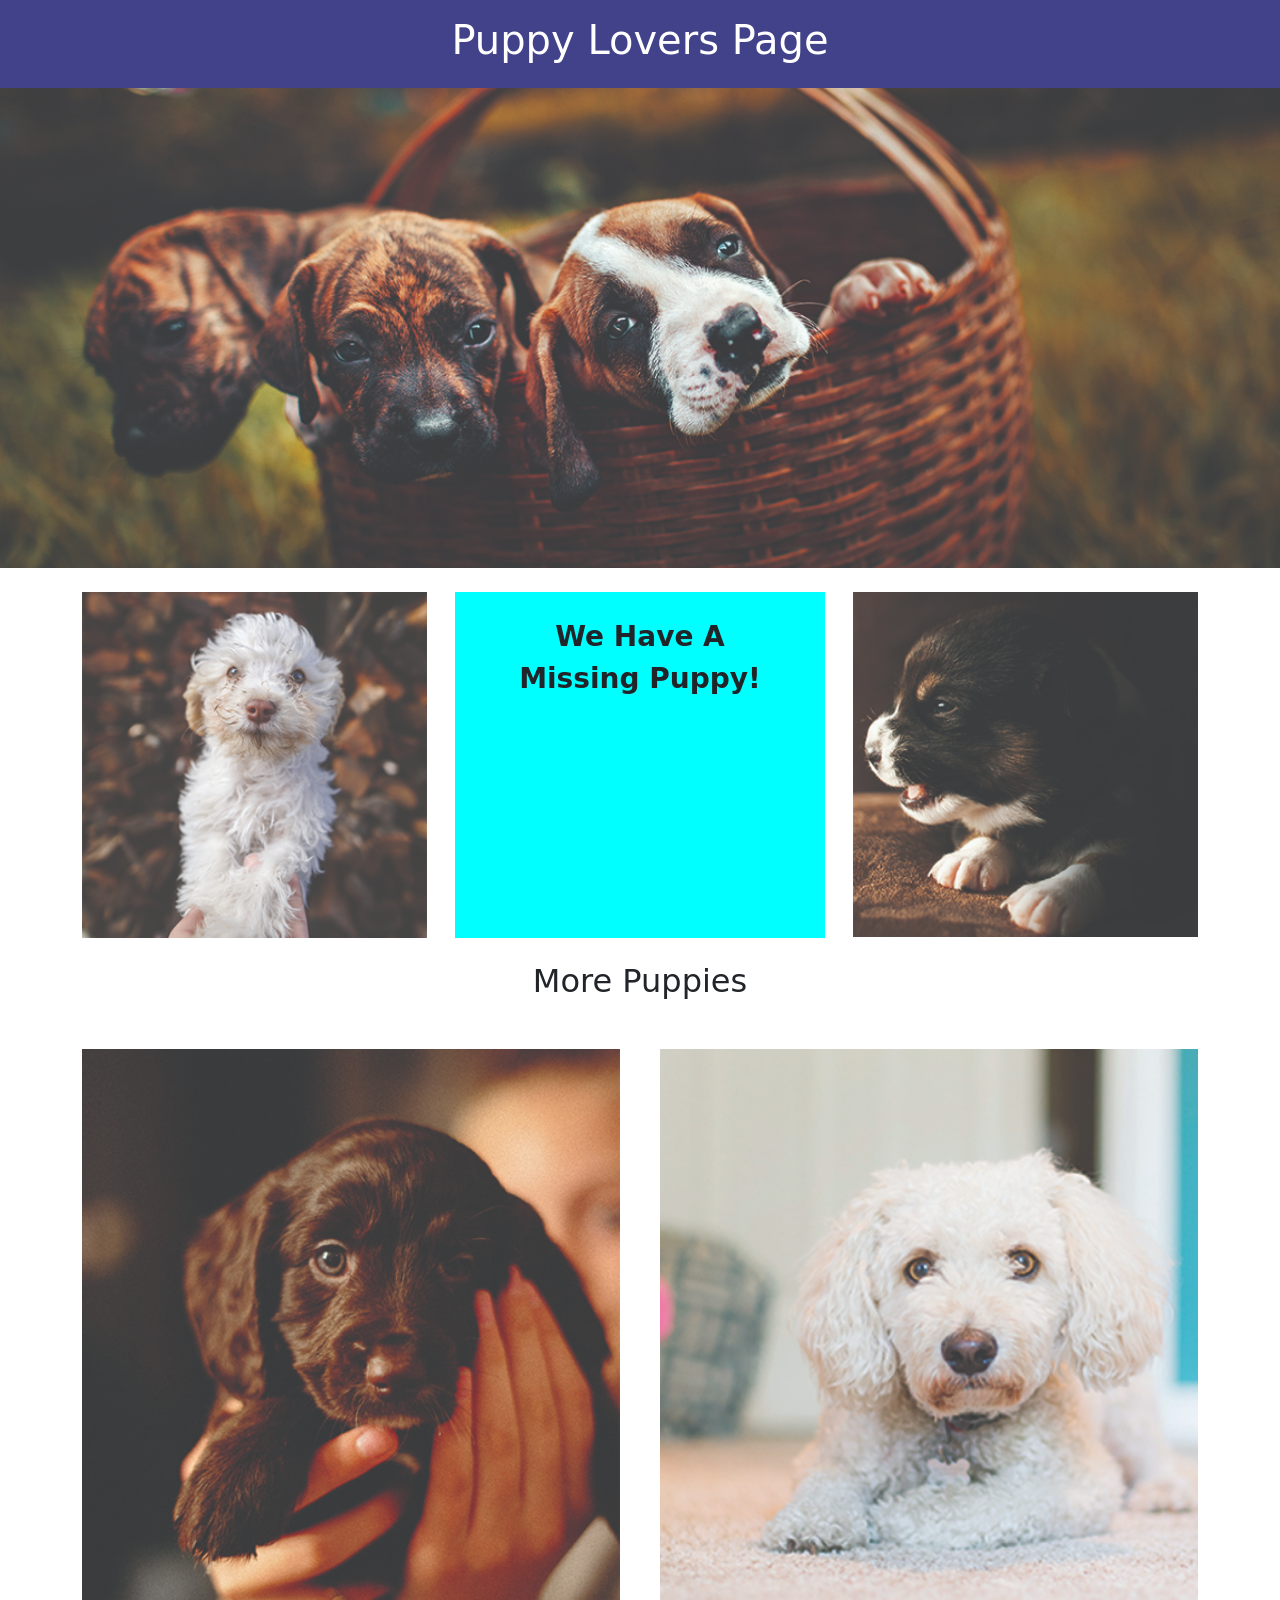
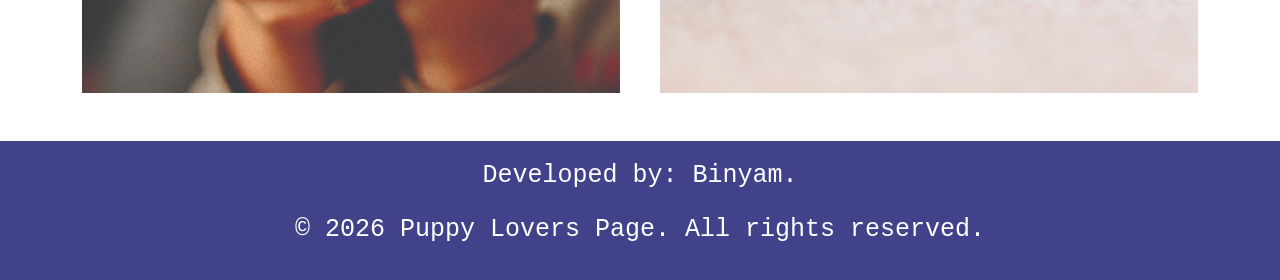
<file: Puppy pages/puppy images/puppyboot.html>
<!DOCTYPE html>
<html lang="en">
<head>
    <meta charset="UTF-8">
    <meta name="viewport" content="width=device-width, initial-scale=1.0">
    <link rel="stylesheet" href="../../Bootstrap file/bootstrap.css">
    <link rel="stylesheet" href="./puppyboot.css">
    <title>Bootstrap Puppy Page</title>
</head>
<body>
    <!-- the banner -->
    <header class="text-center py-3 header">
        <h1>Puppy Lovers Page</h1>
    </header>
    <main>
        <section>
            <div>
                <img src="./banner-puppies.jpg" alt="Cute Puppy 1">
            </div>
        </section>
        <!-- the three puppy and missing puppy images -->
        <section class="container my-4">
            <div class="row gap-3"> 
            <div class="mb-4 col-md mb-md-0 ">
                <img src="./puppy-1.jpg" alt="best puppy">
            </div>
            <div class="d-none d-md-block col-md missing">
                <p class="fs-3 fw-bold text-center align-items-center p-4"> We Have A Missing Puppy!</p>
            </div>
            <div class="col-md">
                <img src="./puppy-2.jpg" alt="Cute Puppy 2">
            </div>
            </div>
        </section>
        <section class="text-center">
            <h2>More Puppies</h2>
        </section>
        <!-- the two additional puppy images -->
        <section class="container my-4">
            <div class="row gap-3">
            <div class="mt-4 col-md">
                <img src="./puppy-3.jpg" alt="Cute Puppy 3">
            </div>
            <div class="mb-4 mt-4 col-md">
                <img src="./puppy-4.jpg" alt="Cute Puppy 4">
            </div>
            </div>
        </section>
    </main>
    <!-- the footer -->
    <footer class="text-center py-3 footer">
        <p>Developed by: Binyam.</p>
        <p>&copy; 2026 Puppy Lovers Page. All rights reserved.</p>
    </footer>
</body>
</html>
</file>
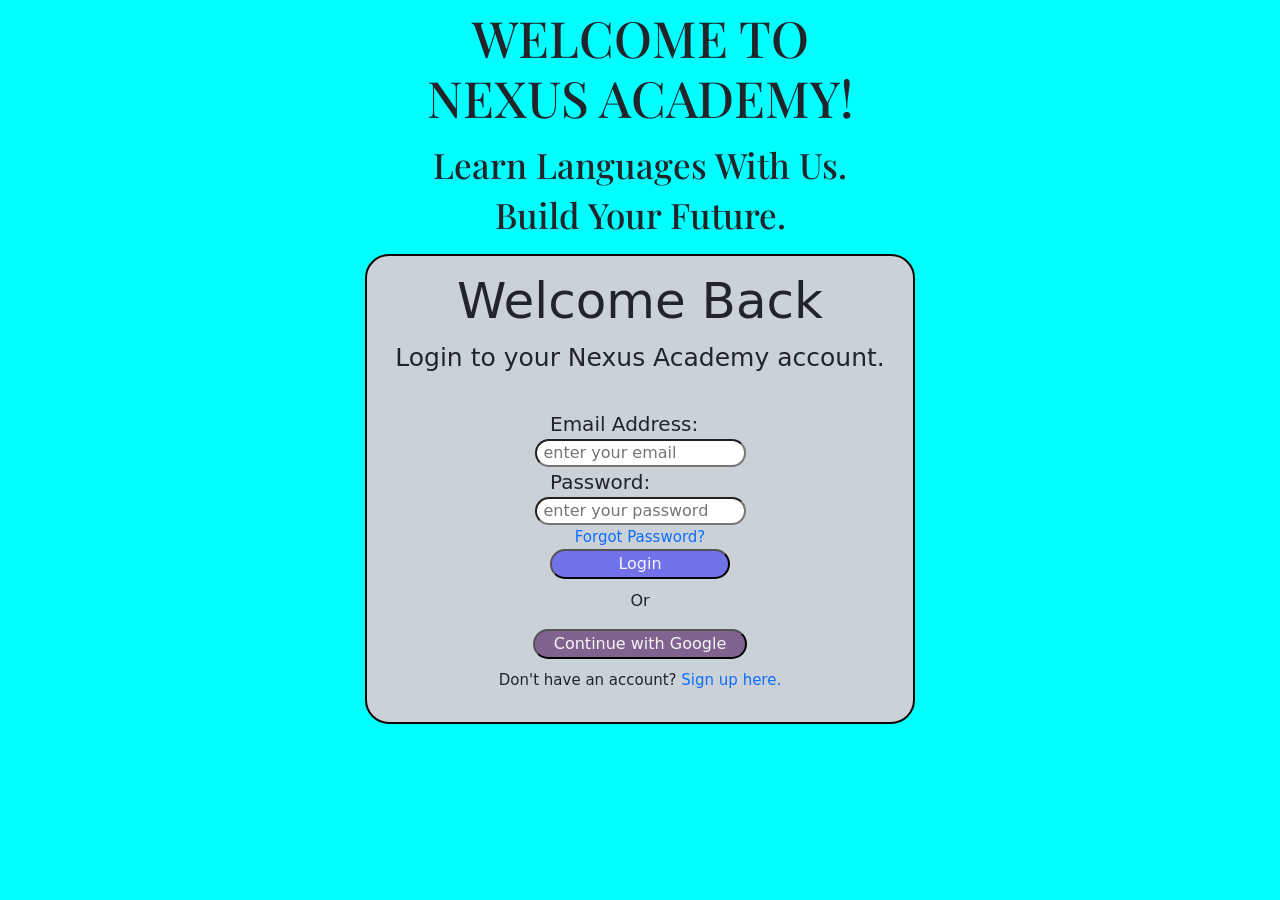
<file: Recipes project/Recipe CSS/nex-log.html>
<!DOCTYPE html>
<html lang="en">

<head>
    <meta charset="UTF-8">
    <meta name="viewport" content="width=device-width, initial-scale=1.0">
    <link rel="stylesheet" href="../../Bootstrap file/bootstrap.css">
    <link rel="preconnect" href="https://fonts.googleapis.com">
    <link rel="preconnect" href="https://fonts.gstatic.com" crossorigin>
    <link href="https://fonts.googleapis.com/css2?family=Playfair+Display:ital,wght@0,400..900;1,400..900&display=swap"
        rel="stylesheet">
    <link rel="stylesheet" href="nexus.css">
    <title>Nexus Academy</title>

</head>

<body>
    <header class="container text-center header">
        <div class="row">
            <div class="text-center p-2">
                <h1>WELCOME TO <br> NEXUS ACADEMY!</h1>
                
            </div>
            <div class="languages">
                <h3>Learn Languages With Us.</h3>
                <h3>Build Your Future.</h3>
            </div>
        </div>
    </header>
    <!-- here is for the main content box -->
    <main class="container text-center mixed-format">
        <section class="row gap-3">
            <div>
                <h2>Welcome Back</h2>
                <p id="login-account">Login to your Nexus Academy account.</p>
            </div>
            <div>
                <form action="#" class="gap-3">
                    <label id="address" for="email address">Email Address:</label> <br>
                    <input type="email" id="email" name="email address" placeholder="enter your email" required>
                    <br>
                    <label id="password-label" for="password">Password:</label> <br>
                    <input class="log-pass" type="password" id="password" name="password"
                        placeholder="enter your password" required>
                    <a id="pass" href="www.nexusacademy.com/password"><br> Forgot Password?</a> <br>
                    <button type="password" id="login" name="login" required>Login</button>
                    <p id="or">Or</p>
                    <button class="with-goo">Continue with Google</button>
                    <p class="signup">Don't have an account? <a id="sign" href="../../index-nexus.html">Sign up here.</a></p>
                </form>
            </div>
        </section>
    </main>

    <footer>
        
    </footer>

</body>

</html>
</file>
<file: Apple web project/resources/download-replica-of-apples-home-page-built-using-html-css-content-1735311154056/apple-html-css-replica/css/styles.css>
* {
	margin: 0;
	padding: 0;
}
img {
	max-width: 100%;
}
body {
	font-size: 20px; 
	font-family: 'Montserrat', sans-serif;
}

/* Header Style */
.header-wrapper {
	background: black; 
	color: #fff;
	font-weight: 200;
	font-size: 0.75em;	
}
.header-wrapper ul {
	display: flex;
  -webkit-box-pack: justify;
  justify-content: space-between;
}
.internal-wrapper {
	width: 980px;
	padding: 0 10px;
	margin: 0 auto;
}
.header-wrapper .header-links-wrapper ul  li a {
	text-decoration: none;
	color: #fff;
}
.header-wrapper ul {
	list-style: none;
}
.header-wrapper .header-links-wrapper ul  li {
	display: inline-block;
  padding: 14px 0 8px;
  height: 25px;
  opacity: 0.8;
}
.header-wrapper .header-links-wrapper ul  li:hover {
	opacity: 1;
}	
.logo-link, .search-link, .cart-link {
	width: 18px;	
	display: block;
}
.header-wrapper .header-links-wrapper ul  li.logo-link {
	padding: 12px 0 10px;
}
.header-wrapper .header-links-wrapper ul  li.search-link {
	padding: 14px 0 8px;
}
.header-wrapper .header-links-wrapper ul  li.cart-link {
	padding: 12px 0 10px;
}

/* Footer Styling */
.footer-wrapper {
  background-color: #f5f5f7;
  color: #1d1d1f;
  font-size: .65em;
}
.upper-text-container {
  border-bottom: 1px solid #d2d2d7;
  color: #86868b;
  padding: 17px 0 20px;
}
.upper-text-container a {
	text-decoration: none;
	color: #515154; 
}
.upper-text-container a:hover {
	text-decoration: underline;
}
.footer-links-wrapper {
	display: flex;
  -webkit-box-pack: justify;
  justify-content: space-between;
  padding-top: 20px;
}
.footer-wrapper ul {
	list-style: none;
	padding-bottom: 20px;
}
.footer-wrapper ul li{
	padding: 5px 0;
	font-size: 0.9em;
}
.footer-links-wrapper a {
	color: #515154;
	text-decoration: none;
}
.footer-links-wrapper a:hover {
	text-decoration: underline;
}
.footer-links-wrapper h3 {
	font-size: 12px;
	font-weight: 600;
}
.my-apple-wrapper {
	border-bottom: 1px solid #d2d2d7;
	padding-bottom: 10px;
	margin-bottom: 10px; 
}
.copyright-wrapper {
	display: flex;
  -webkit-box-pack: justify;
  justify-content: space-between;
  padding: 10px 0 20px;
}
.footer-links-terms ul li {
  display: inline-block;
  padding: 0 5px;
  border-right: 1px solid #ccc;
}
.footer-links-terms ul li:last-child {
	border-right: 0px;
}
.footer-links-terms ul li a {
	text-decoration: none;
	color: #515154;
}
.footer-links-terms ul li a:hover {
	text-decoration: underline;
}
.footer-country {
	display: inline-block;
}
.flag-wrapper {
	display: inline-block;
	vertical-align: middle;
}
.footer-country-name{
	display: inline-block;
	vertical-align: top;
}

/* Main Highlight */
.main-highlight-wrapper {
	background: #fafafa;
	text-align: center;
	padding: 25px 0;
}
.links-wrapper ul {
	list-style: none;
}
.model {
	font-size: .85em;
}
.product-title {
	font-weight: 700;
	font-size: 56px;
}
.brief-description {
	font-size: 2em;
}
.links-wrapper {
	padding: 15px 0;
}
.links-wrapper ul li {
	display: inline-block;
	padding-right: 20px;
}
.links-wrapper ul li a {
	color: #06c;
	text-decoration: none;
}
.links-wrapper ul li a:hover {
	color: #000;
}
.links-wrapper ul li a:after {
  font-family: "FontAwesome";
  font-weight: 900;
  content: "\f105";
  padding-left: 10px;
}

/* Second Highlight Section */
.second-hightlight-wrapper {
	background-image: url("../images/home/iphone11-pro-bg.jpg");
	height: 580px;
	background-position: center;
	background-repeat: no-repeat;
  background-size: cover;
	text-align: center;
	padding: 65px 20px;
	color: #fff;
}
.title-wraper {
	font-weight: 600;
	font-size: 56px;	
}
.description-wrapper {
	font-size: 26px;
	padding: 10px 0;
}
.price-wrapper {
	color: #86868b; 
	font-size: 0.85em;
}

/* Third Highlight Section */
.third-highlight-wrapper {
	background-image: url("../images/home/iphone11-bg.jpg");
	height: 580px;
	background-position: center;
	background-repeat: no-repeat;
	background-size: cover;
	text-align: center;
	padding: 65px 20px;
}

/*Fourth Highlight Section */
.fourth-heghlight-wrapper {
	display: flex;
  -webkit-box-pack: justify;
  justify-content: space-between;
  background: #fff;
}
.left-side-wrapper {
	height: 580px;
	background-position: center;
	background-repeat: no-repeat;
	background-size: cover;
	text-align: center;
	width: 48.5%;
	margin: 1% 0.5% 0% 1%; 
	padding-top: 54px;
}
.fourth-heghlight-wrapper .left-side-wrapper {
	background-image:  url("../images/home/watch-series-5.jpg"); 
}
.right-side-wrapper {
	height: 580px;
	background-position: center;
	background-repeat: no-repeat;
	background-size: cover;
	text-align: center;	
	width: 48.5%;
	margin: 1% 1% 0% 0.5%; 
	padding-top: 54px;
}
.fourth-heghlight-wrapper .right-side-wrapper {
	background-image:  url("../images/home/apple-card.jpg"); 
}
.description-wraper {
	max-width: 430px;
	margin: 0 auto;
	padding: 10px; 
}

/*Fivth Highlight Section */
.fifth-heghlight-wrapper {
	display: flex;
  -webkit-box-pack: justify;
  justify-content: space-between;
  background: #fff;
}
.fifth-heghlight-wrapper .left-side-wrapper {
	background-image:  url("../images/home/apple-tv-background.jpg"); 
}
.fifth-heghlight-wrapper .right-side-wrapper {
	background-image:  url("../images/home/air-pods.jpg"); 
	color: #fff; 
	background-size: initial;
	background-color: #000;
	background-position: bottom;
}
.logo-wrapper {
	font-size: 40px;
	font-weight: bold;
}
.tvshow-logo-wraper {
	padding: 180px 0 200px;
}
.watch-more-wrapper a {
	text-decoration: none;
	font-size: 0.85em;
}
.watch-more-wrapper a:after {
  font-family: "FontAwesome";
  font-weight: 900;
  content: "\f144";
  padding-left: 15px;
}
/*Sixth Highlight Section */
.sixth-heghlight-wrapper {
	display: flex;
  -webkit-box-pack: justify;
  justify-content: space-between;
  background: #fff;
}
.sixth-heghlight-wrapper .left-side-wrapper {
	background-image:  url("../images/home/macbook-pro.jpg"); 
	background-size: initial;
	background-color: #fafafa;
	background-position: bottom;
}
.sixth-heghlight-wrapper .right-side-wrapper {
	background-image:  url("../images/home/new-ipad.jpg"); 
}
.product-title-small {
	font-weight: 700;
	font-size: 45px;
}
</file>
<file: Recipes project/Recipe CSS/nexus.css>
/* here is the nexus academy login page styles */
* {
  box-sizing: border-box;
  margin: 0;
  padding: 0;
}
body {
  background-color: aqua;
}
.general-wrapper{
  box-shadow: 5px 5px 5px 5px rgb(234, 228, 228);
}
.header {
  font-family: "Playfair Display", serif;
  font-optical-sizing: auto;
  font-weight: bold;
  font-style: normal;
}
h1,
h2 {
  font-size: 50px;
}
.languages h3 {
  font-size: 35px;
}
.mixed-format {
  background-color: rgb(202, 209, 216);
  border: 2px solid rgb(21, 6, 6);
  border-radius: 1.5rem;
  padding-top: 15px;
  padding-bottom: 15px;
  max-width: 550px;
  margin: 10px auto;
  width: 90%;
}
#login-account {
  font-size: 25px;
}
#address {
  font-size: 20px;
}
#password-label {
  font-size: 20px;
}
#pass {
  font-size: 15px;
  text-decoration: none;
}
#login:hover {
  background-color: coral;
}
.signup {
  font-size: 15px;
}
#sign {
  text-decoration: none;
}
#login {
  margin-bottom: 10px;
  padding: 0.2%;
  padding-left: 66px;
  padding-right: 66px;
  border-radius: 2rem;
  background-color: rgb(113, 113, 234);
  color: whitesmoke;
}
.with-goo:hover {
  background-color: coral;
}
.with-goo {
  margin-bottom: 10px;
  padding: 0.2%;
  padding-left: 18.5px;
  padding-right: 18.5px;
  border-radius: 2rem;
  background-color: rgb(129, 99, 143);
  color: whitesmoke;
}
#email,
.log-pass {
  border-radius: 2rem;
}
/* here starts the styles for the sign-up form */
 .header-wrapper{
  background-color:rgba(0, 0, 0, 0.861);
 }
 header nav{
  display: flex;
  justify-content: space-between;
 }
 .header-wrapper a{
  color: white;
  text-decoration: none;
 }
 .header-wrapper li{
  list-style: none;
 }
 #menu{
  color: white;
   text-align: left;
   margin: auto;
   margin-right: 15px;
   font-size: 30px;
 }
 nav ul{
  display: flex;
 }
 nav a{
  margin-right: 30px;
 }
 ul li{
 padding-top:20px;
 }
  li a:hover{
  color: coral;
 }
 /* nav-list.show{
  display: flex;
 } */
.description {
  font-family: "Roboto Slab", serif;
  font-optical-sizing: auto;
  font-weight: weight;
  font-style: normal;
}
.paragraph11 {
  font-size: 35px;
}
.form-container {
  box-sizing: border-box;
  background-color: rgb(101, 178, 254);
  border: 2px solid rgb(87, 15, 15);
  border-radius: 2rem;
  border-width: 3px;
  width: 90%;
  max-width: 650px;
  padding: 50px;
  margin: 35px auto;
}
.start {
  font-size: 30px;
  margin-bottom: 20px;
}
#first-name,
#last-name,
#email-address,
#password,
#confirm-password,
#country,
#phone-number {
  border-radius: 2rem;
}
input{
  box-sizing: border-box;
   padding-left: 7px;
}
#btn {
  border-width: 2px;
  border-radius: 2rem;
  padding: 3px 10px;
  background-color: rgb(80, 148, 112);
}
#btn:hover {
  background-color: coral;
}
label {
  width: 180px;
  text-align: left;
}
.footer-links {
  text-align: left;
}
@media (max-width: 600px) {
  .form-container {
    width: 90%;
    padding: 20px;
  }
  label {
    width: 100%;
    text-align: left;
    margin-bottom: 5px;
  }
  .footer {
     display: flex;
     flex-direction: column;
  }
  footer p{
    margin-top: 5px;
  }
}
/* media query for the mobile responsive */
@media(max-width:600px){
  nav li{
    display: none;
  }
}
@media(min-width:600px){
  #menu{
    display: none;
  }
}
</file>
<file: Puppy pages/puppies.css>
* {
  margin: 0;
  padding: 0;
}
img {
  max-width: 100%;
}
.puppy11 img {
  width: 100%;
}
.same-color {
  background-color: rgb(12, 12, 108);
}
h1 {
  color: white;
  display: flex;
  text-align: center;
  justify-content: center;
  align-items: center;
  font-size: 45px;
  padding-top: 20px;
  padding-bottom: 20px;
}
.lower-txt p {
  color: white;
  text-align: center;
  font-size: 35px;
  padding-top: 15px;
  padding-bottom: 15px;
}
.two-and-missing {
  display: flex;
  justify-content: center;
  align-items: center;
  flex-direction: column;
  margin: auto;
  gap: 10px;
}
.puppy12,
.missing,
.puppy13 {
  text-align: center;
  flex: 1;
}
.missing {
  display: flex;
  justify-content: center;
  align-items: center;
  text-align: center;
  font-size: 25px;
}
h2 {
  font-size: 40px;
  text-align: center;
  padding-top: 10px;
  padding-bottom: 10px;
}
.final-puppies {
  display: flex;
  justify-content: center;
  flex-direction: column;
  align-items: center;
  margin-bottom: 10px;
}
.missing {
  height: 310px;
  width: 309px;
  background-color: aquamarine;
}
.two-and-missing div {
  margin: 10px;
}
.final-puppies img {
  margin: 10px;
  width: 320px;
  margin-inline: auto;
}
#p2 {
  display: none;
}
/* here starts media query */
@media (min-width: 576px) {
  body {
    background-color: rgb(150, 80, 255);
  }
  .missing{
    padding-top: 0px;
    padding-bottom: 0px;
    margin: 0px;
  }
}
@media (min-width: 768px) {
  body {
    background-color: rgba(107, 243, 127, 0.977);
  }
  #p2 {
    display: block;
  }
  #p1 {
    display: none;
  }
  .missing {
    background-color: cornflowerblue;
  }
}
@media (min-width: 992px) {
  body {
    background-color: coral;
  }
}
@media (min-width: 1200px) {
  body {
    background-color: rgb(249, 255, 80);
  }
}
@media (min-width: 768px) {
  .two-and-missing div {
    display: flex;
    justify-content: center;
    align-items: center;
    flex-direction: row;
    gap: 10px;
  }
}
@media (min-width: 768px) {
  .final-puppies {
    display: flex;
    justify-content: center;
    align-items: center;
    flex-direction: row;
    gap: 30px;
  }
}
@media (min-width: 768px) {
  .final-puppies img {
    max-width: 350px;
    gap: 30px;
  }
}
@media (min-width: 992px) {
  .final-puppies {
    gap: 50px;
  }
}
@media (min-width: 992px) {
  .final-puppies img {
    max-width: 400px;
  }
}
</file>
<file: Apple web project/apple home page/apple-home.css>
* {
  padding: 0;
  margin: 0;
}
img {
  max-width: 100%;
}
.top-nav ul {
  display: flex;
  flex-direction: row;
  background-color: black;
  justify-content: space-around;
  text-align: center;
  padding-left: 140px;
  padding-right: 140px;
  padding-top: 15px;
  padding-bottom: 12px;
}
.top-nav ul li a {
  color: white;
  text-decoration: none;
  opacity: 0.7;
}
.top-nav a:hover {
  opacity: 1;
}
.first-txt {
  text-align: center;
}
.first-wrapper {
  background-color: #fafafa;
  padding: 25px 0;
}
#mac-laptop {
  display: flex;
  justify-content: center;
  align-items: center;
}
.first-txt p {
  font-size: 25px;
}
.first-txt h1 {
  font-size: 60px;
}
.first-txt h3 {
  font-size: 45px;
}
.first-txt a {
  font-size: 30px;
  color: blue;
}
.learn {
  display: flex;
  justify-content: center;
  gap: 27px;
}
.learn a {
  text-decoration: none;
}
#the-three {
  text-align: center;
  color: white;

  h2 {
    font-size: 60px;
  }
  p {
    font-size: 35px;
  }
  h3 {
    font-size: 45px;
  }
}
#learn-more {
  font-size: 30px;
  padding-bottom: 310px;
  a {
    text-decoration: none;
    color: blue;
  }
}
.second-section {
  background-image: url("../resources/download-replica-of-apples-home-page-built-using-html-css-content-1735311154056/apple-html-css-replica/images/home/iphone11-pro-bg.jpg");
  height: 580px;
  display: flex;
  justify-content: center;
  align-items: center;
  width: auto;
  background-position: center;
  background-repeat: no-repeat;
  background-size: cover;
  padding: 65px 20px;
}
.paragraphs {
  text-align: center;
}
.paragraphs h2 {
  font-size: 60px;
}
.paragraphs h3 {
  font-size: 35px;
}
.paragraphs p {
  font-size: 25px;
}
.paragraphs a {
  font-size: 30px;
  text-decoration: none;
}
.wrapper03 {
  background-image: url("../resources/download-replica-of-apples-home-page-built-using-html-css-content-1735311154056/apple-html-css-replica/images/home/iphone11-bg.jpg");
  height: 580px;
  padding: 65px 20px;
  background-position: center;
  background-repeat: no-repeat;
  background-size: cover;
  justify-content: center;
}
.side1 {
  background-image: url("../resources/download-replica-of-apples-home-page-built-using-html-css-content-1735311154056/apple-html-css-replica/images/home/watch-series-5.jpg");
  background-position: center;
  justify-content: center;
  background-repeat: no-repeat;
  background-size: cover;
  padding: 45px 10px;
  margin: auto 10px;
  height: 580px;
}
.side2 {
  background-image: url("../resources/download-replica-of-apples-home-page-built-using-html-css-content-1735311154056/apple-html-css-replica/images/home/apple-card.jpg");
  padding: 45px 10px;
  margin: auto 10px;
  height: 580px;
  background-position: center;
  background-size: cover;
  background-repeat: no-repeat;
  justify-content: center;
}
#watch-logo {
  display: flex;
  justify-content: center;
  align-items: center;
}
.series5 {
  text-align: center;
}
.series5 p {
  font-size: 30px;
}
.series5 a {
  font-size: 30px;
  text-decoration: none;
}
#learn-more {
  display: flex;
  justify-content: center;
  gap: 27px;
}
#learn-buy {
  display: flex;
  justify-content: center;
  gap: 27px;
}
#more-buy {
  display: flex;
  justify-content: center;
  gap: 27px;
}
#more-buy a {
  color: blue;
}
#learn-buy a {
  color: blue;
}
.wrapper66 {
  text-align: center;
}
#card {
  display: flex;
  justify-content: center;
  align-items: center;
}
.wrapper66 p {
  font-size: 35px;
}
.wrapper66 a {
  font-size: 30px;
  color: blue;
}
#wrap-buy {
  display: flex;
  justify-content: center;
  gap: 27px;
}
#wrap-buy a {
  text-decoration: none;
}
.wrapper-two {
  display: flex;
  flex-direction: row;
}
.side1,
.side2 {
  width: 50%;
}
.side1 {
  border: 2px solid whitesmoke;
  margin-right: 5px;
  margin-top: 10px;
  background-color: white;
}
.side2 {
  border: 2px solid whitesmoke;
  margin-left: 5px;
  margin-top: 10px;
  background-color: white;
}
.tv-servant {
  display: flex;
  flex-direction: column;
  background-image: url("../resources/download-replica-of-apples-home-page-built-using-html-css-content-1735311154056/apple-html-css-replica/images/home/apple-tv-background.jpg");
  background-position: center;
  background-repeat: no-repeat;
  background-size: cover;

}
.tv-logo {
  display: flex;
  justify-content: center;
  align-items: center;
}
.tv-servant {
  display: flex;
  justify-content: center;
  align-items: center;
  margin-left: 10px;
  margin-right: 10px;
}
.tv-servant a {
  font-size: 20px;
  text-decoration: none;
  margin-right: 10px;
}
.ear-phone {
  text-align: center;
   background-color: black;
}
.ear-phone h2 {
  font-size: 60px;
  color: white;
}
.ear-phone p {
  font-size: 35px;
  color: white;
}
.ear-phone a {
  font-size: 30px;
  text-decoration: none;
}
#air{
  display: flex;
  justify-content: center;
  align-items: center;
  flex: 1;
  height: 500px;
}
#learn-air {
  display: flex;
  justify-content: center;
  gap: 27px;
}
.wrapper77 {
  display: flex;
  margin-top: 20px;
  height: 620px;
}
.tv-servant,
.airpods-pro {
  width: 50%;
}
.airpods-pro {
 align-items: center;
 justify-content: center;
 background-color: black;
 margin-left: 10px;
 margin-right: 10px;
}
#learn-air a {
  color: blue;
}
.time {
  display: flex;
  flex-direction: column;
  justify-content: center;
  gap: 170px;
}
#trailer {
  text-align: center;
}
.last-pro {
  text-align: center;
}
#pro-max {
  display: flex;
  justify-content: center;
  align-items: center;
  padding-top: 80px;  
}
.last-pro h2 {
  font-size: 60px;
}
.last-pro h3 {
  font-size: 45px;
}
.last-pro p {
  font-size: 35px;
}
.last-pro a {
  font-size: 30px;
  text-decoration: none;
}
#buy-more {
  display: flex;
  flex-direction: row;
  justify-content: center;
  align-items: center;
  gap: 27px;
}
#buy-more a {
  color: blue;
}
#ipad {
  display: flex;
  justify-content: center;
  align-items: center;
}
.last-ipad {
  text-align: center;
 
}
.last-ipad p {
  font-size: 35px;
  
}
.last-ipad a {
  font-size: 30px;
  text-decoration: none;
  color: blue;
   
}
#new-ipad {
  display: flex;
  justify-content: center;
  align-items: center;
}
#blur {
  display: flex;
  flex-direction: row;
  justify-content: center;
  align-items: center;
  gap: 27px;
}
.wrapper99 {
  display: flex;
 margin: 10px;

}
.last{
  background-color: white;
  margin-left: 10px;
}
.last,
.last-pair {
  width: 50%;
}

.last-pair {
  background-image: url("../resources/download-replica-of-apples-home-page-built-using-html-css-content-1735311154056/apple-html-css-replica/images/home/new-ipad.jpg");
  background-position: center;
  background-repeat: no-repeat;
  background-size: cover;
  margin-left: 10px;
}
.huge-paragraph {
  margin-right: 125px;
 padding-top: 20px;
  margin-left: 125px;
}
.huge-paragraph a{
  opacity: 1;
  color: black;
  text-decoration: none;
}
.huge-paragraph a:hover{
  text-decoration: underline
}
.general-links {
  display: flex;
  flex-direction: row;
  margin-top: 15px;
}
.link11,
.link12,
.link13,
.link14,
.link15 {
  width: 20%;
}
.link11 a {
  text-decoration: none;
  color: black;
}
.link12 a {
  text-decoration: none;
  color: black;
}
.link13 a {
  text-decoration: none;
  color: black;
}
.link14 a {
  text-decoration: none;
  color: black;
}
.link15 a {
  text-decoration: none;
  color: black;
}
.general-links ul {
  list-style: none;
}
.general-links a:hover {
  text-decoration: underline;
}
ul {
  list-style: none;
  padding: 0;
  margin: 0;
  line-height: 1.5;
}
#final {
  margin-top: 25px;
  margin-bottom: 15px;
}
.final12 {
  display: flex;
}
.finalist {
  display: flex;
}
.final-txt {
  margin-left: 3.7px;
}
.all-finals {
  display: flex;
  flex-direction: row;
  justify-content: space-between;
  margin-bottom: 50px;
  margin-top: 20px;
}

.final12 li {
  margin-right: 15px;
  display: flex;
}
.final12 li a {
  text-decoration: none;
}
.final12 li a:hover {
  text-decoration: underline;
}
.general-links a {
  opacity: 0.6;
}
.huge-paragraph p {
  font-size: 18px;
  opacity: 0.65;
}
.last-wrapper {
  background-color: #f5f5f7;
  margin-top: 10px;
}
</file>
<file: Puppy pages/puppy images/puppyboot.css>
* {
    margin: 0;
    padding: 0;
}
img {
width: 100%;
}
.header {
    background-color: rgba(5, 5, 101, 0.753);
    color: white;    
} 
.footer {
    background-color: rgba(5, 5, 101, 0.753);
    color: white;  
    font-size: 25px;
    font-family: 'Courier New', Courier, monospace;
}
.missing{
    background-color:  aqua;
}
</file>
